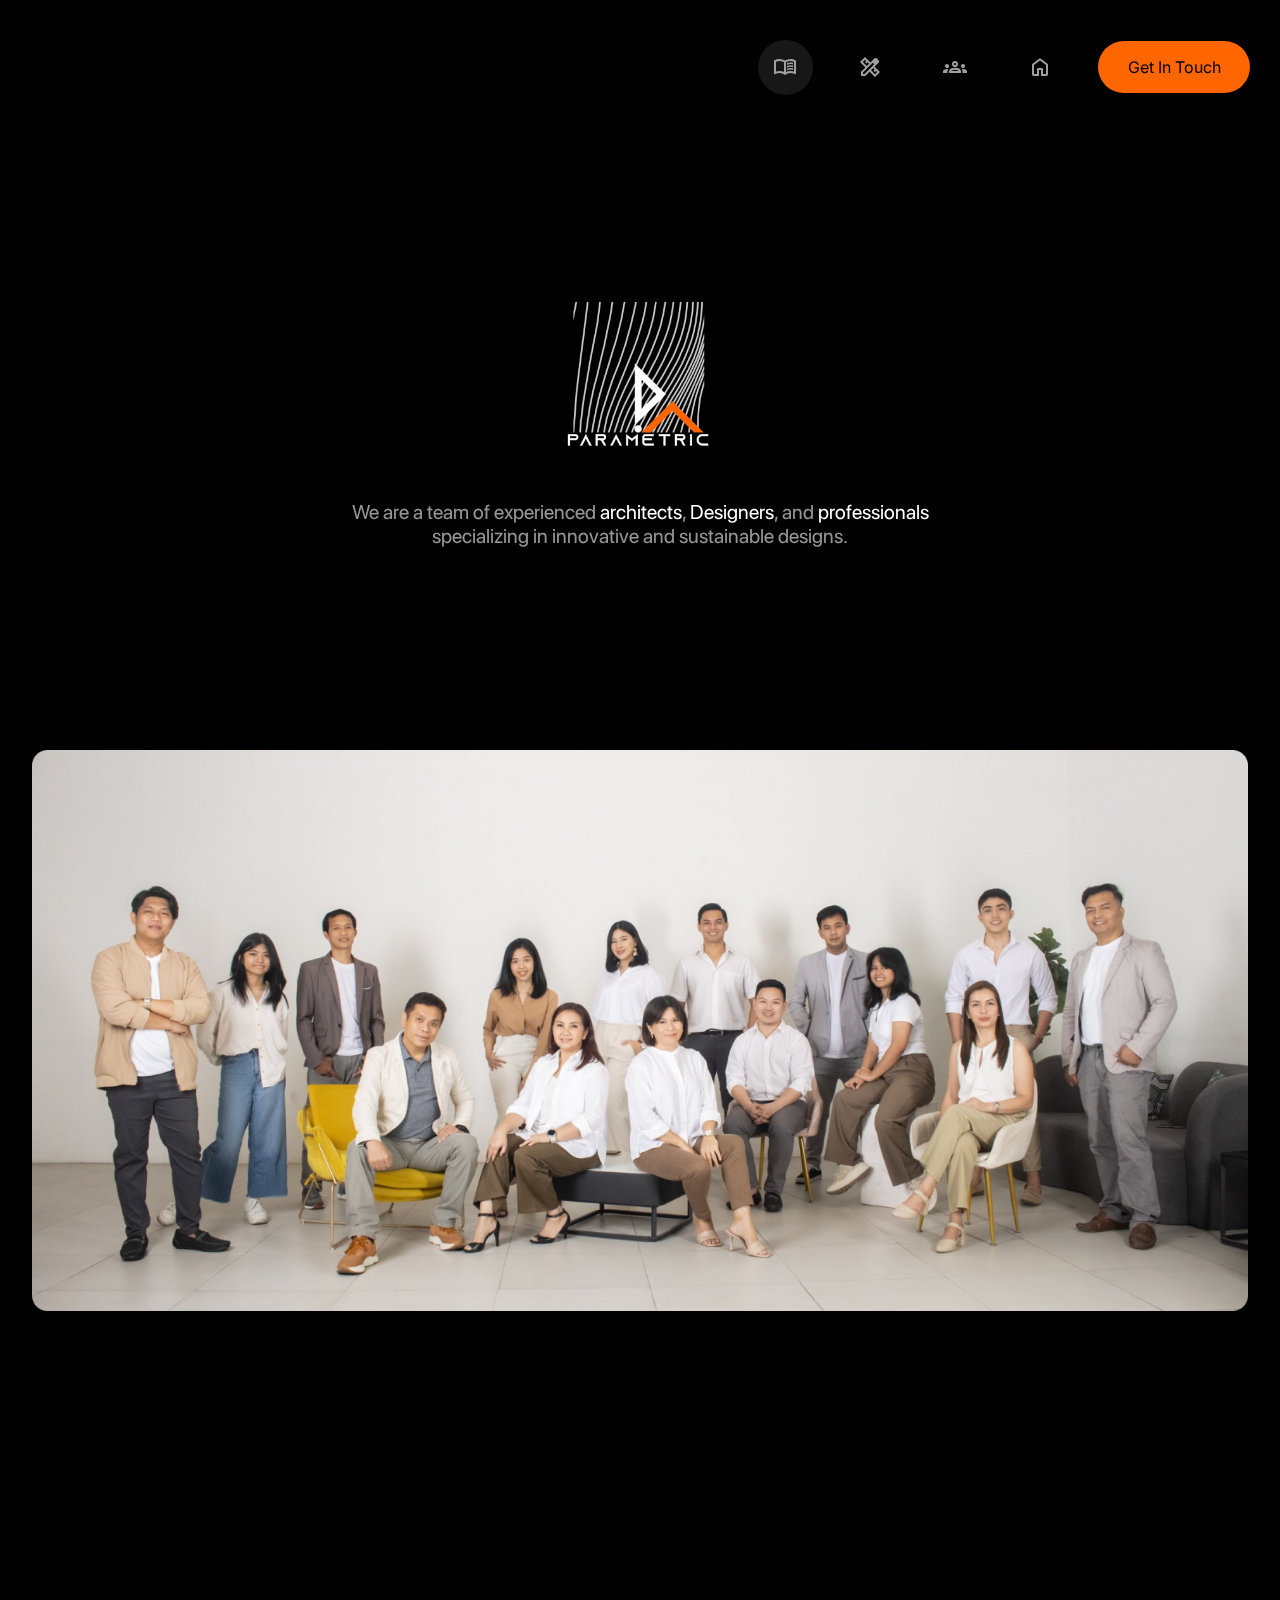
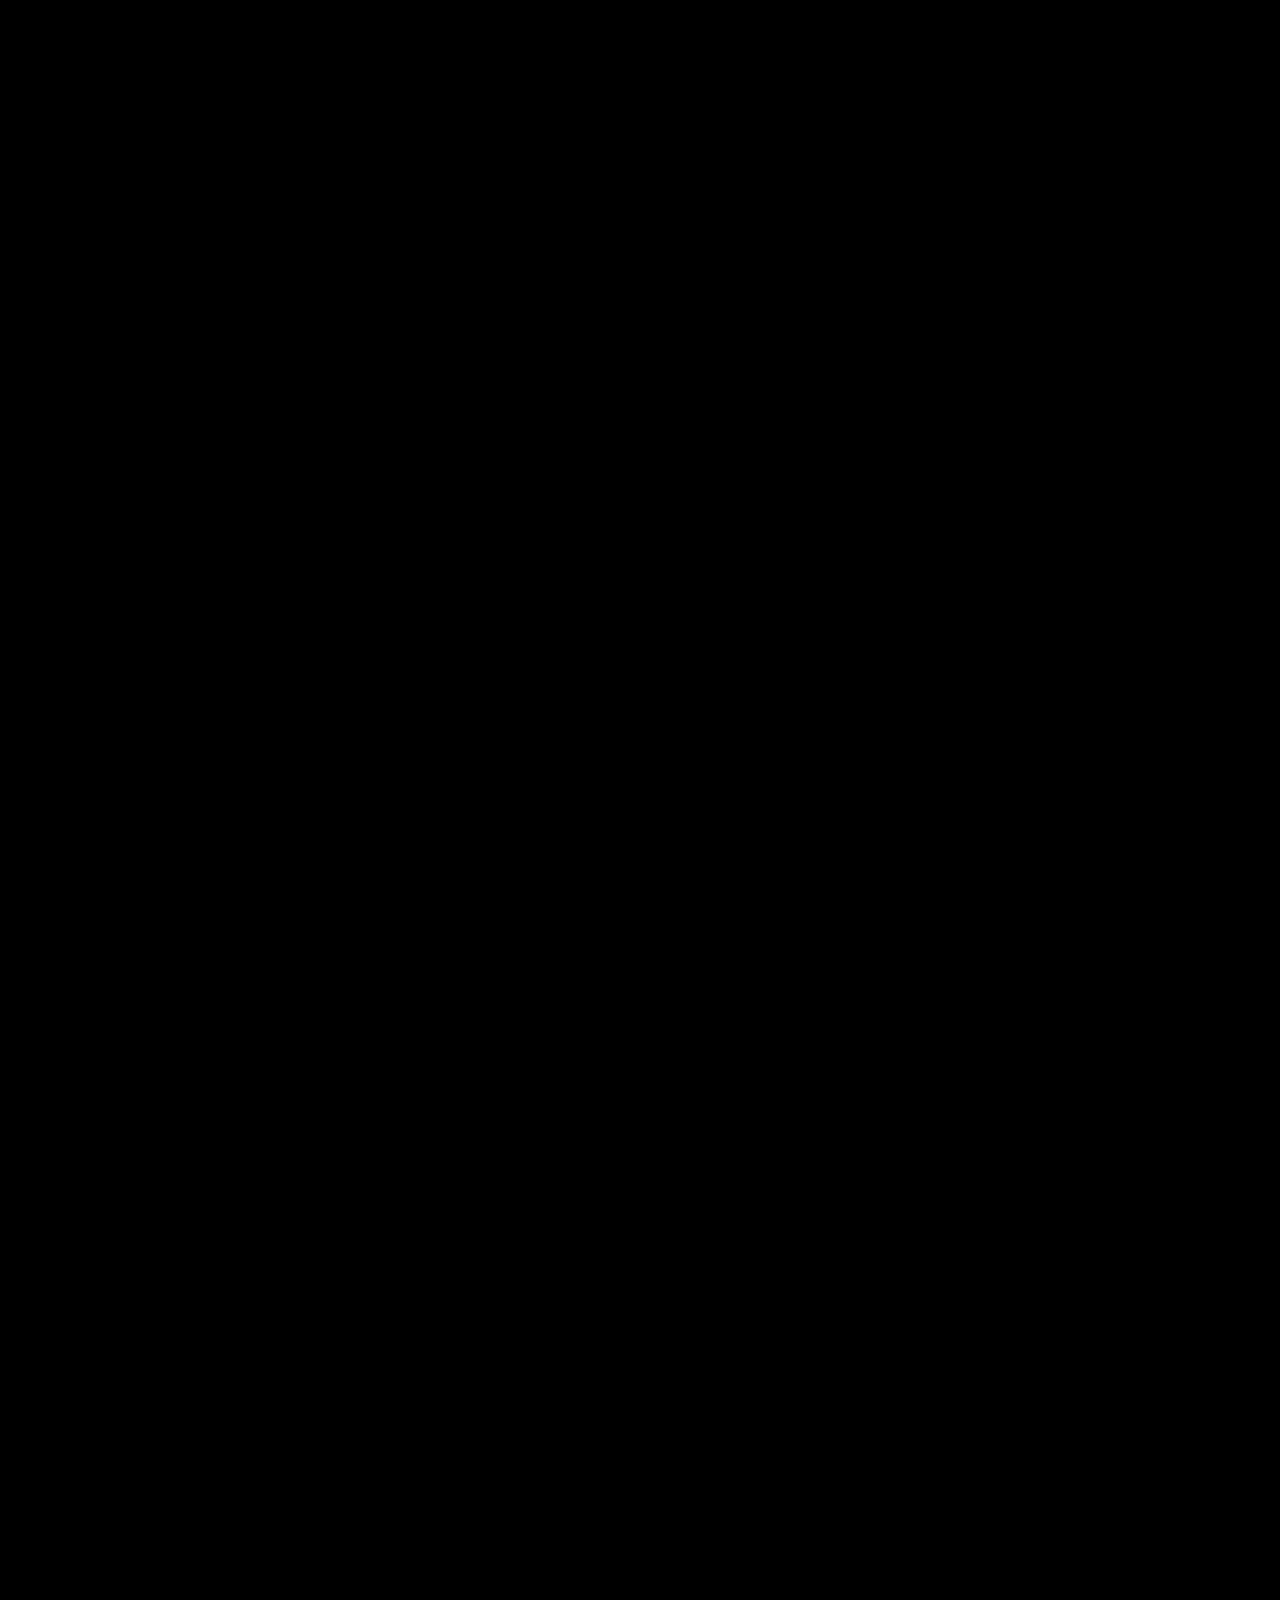
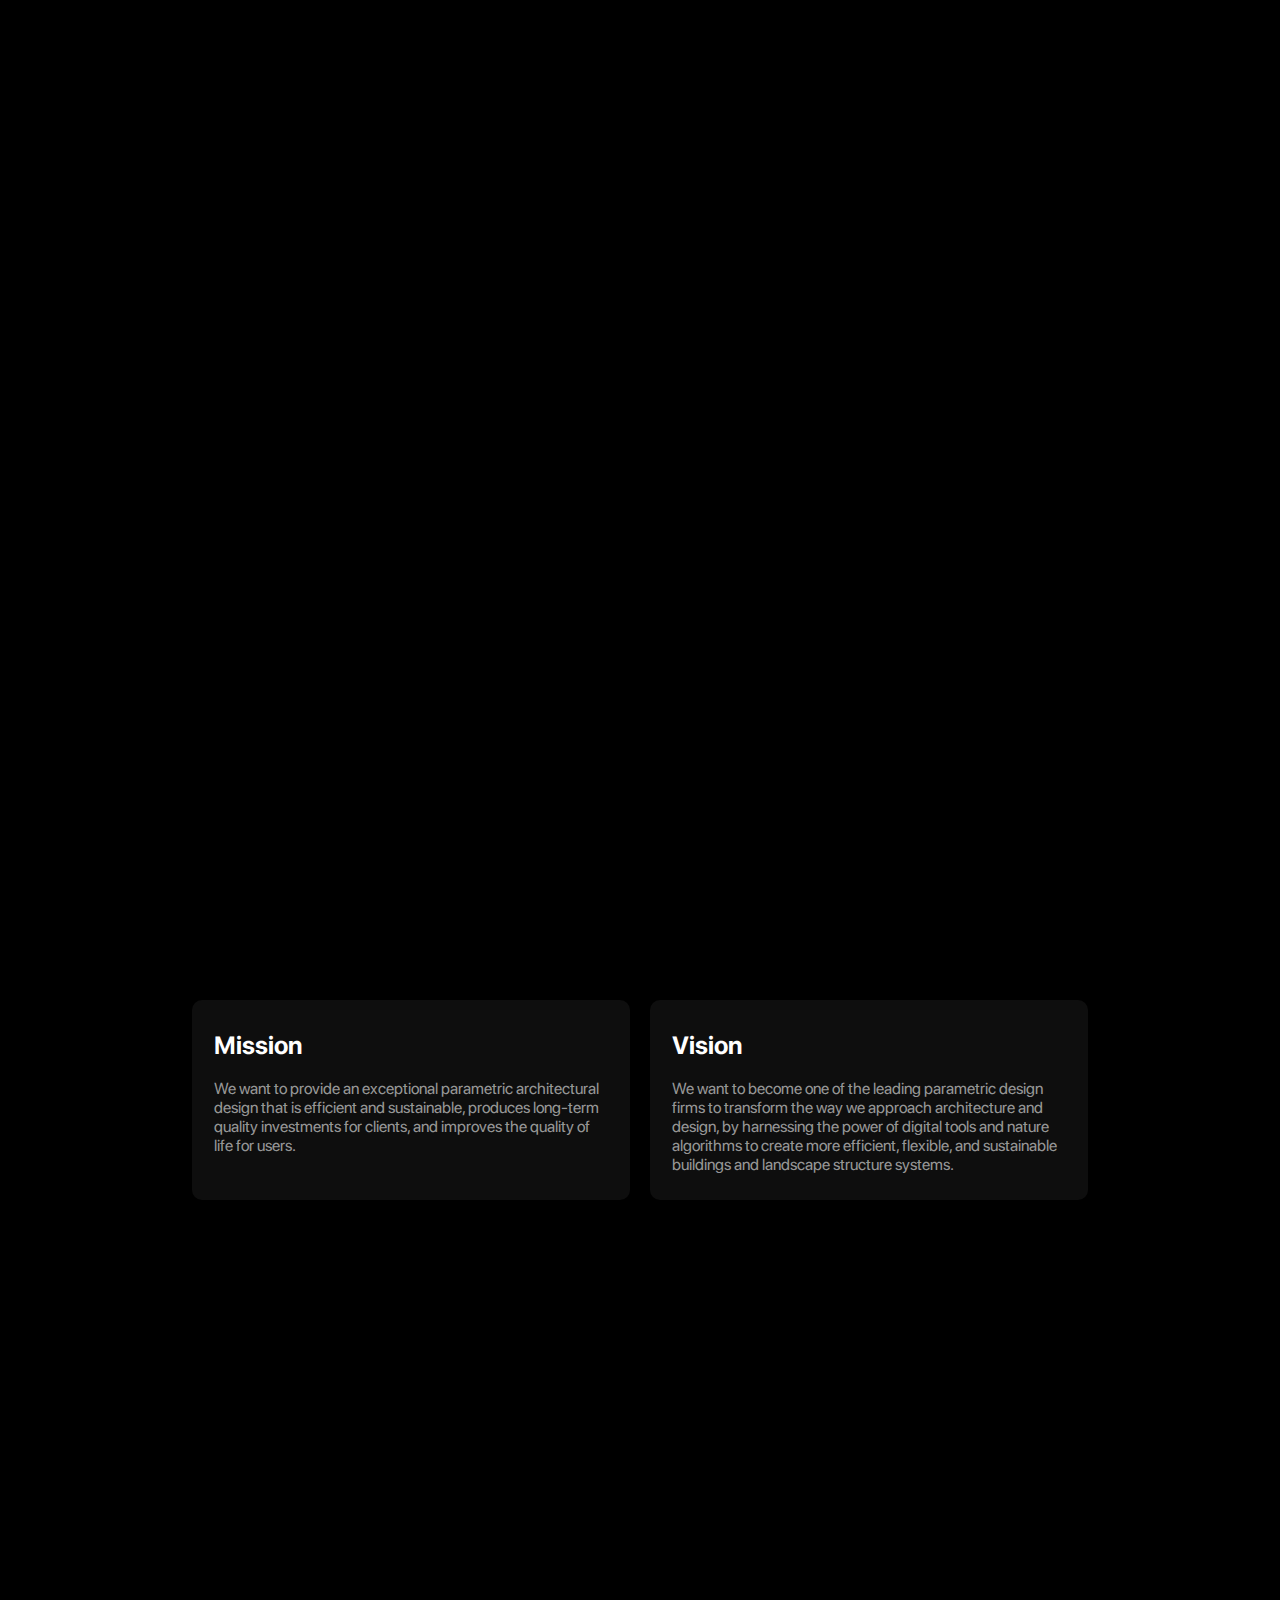
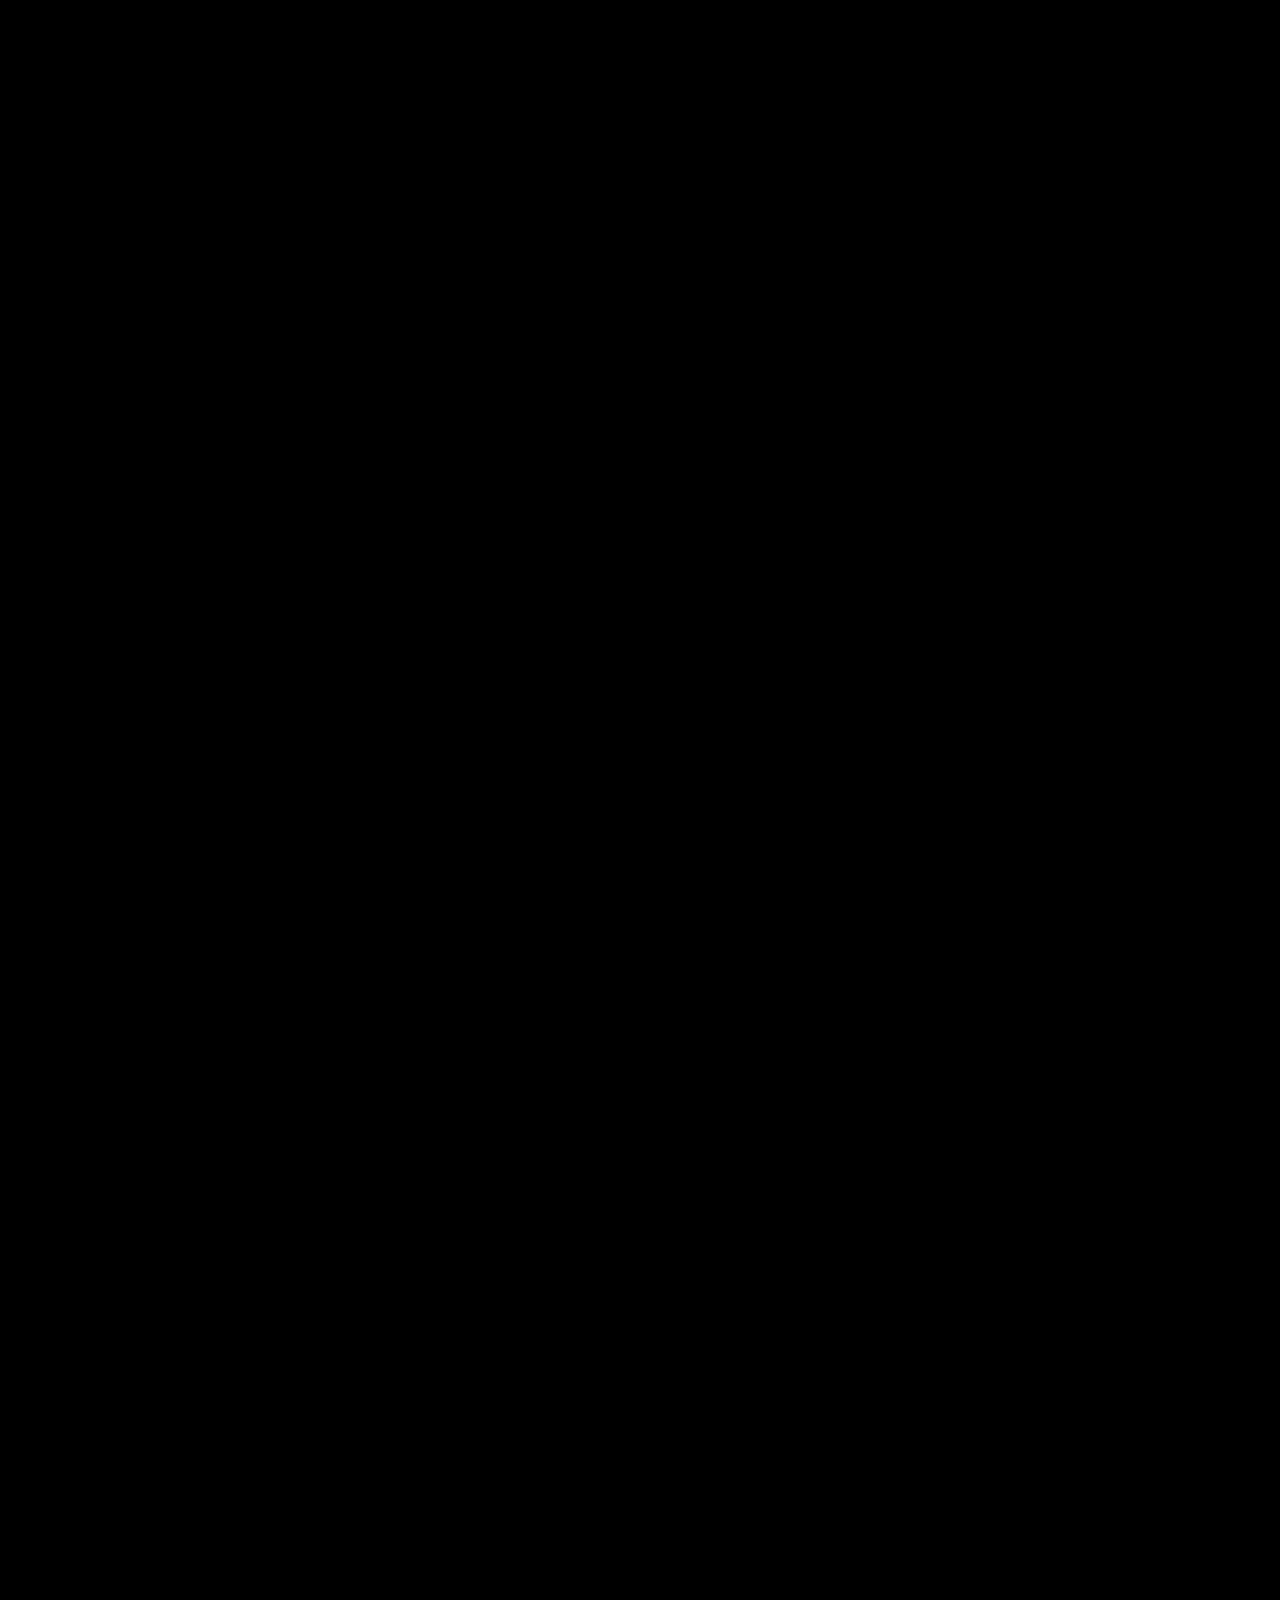
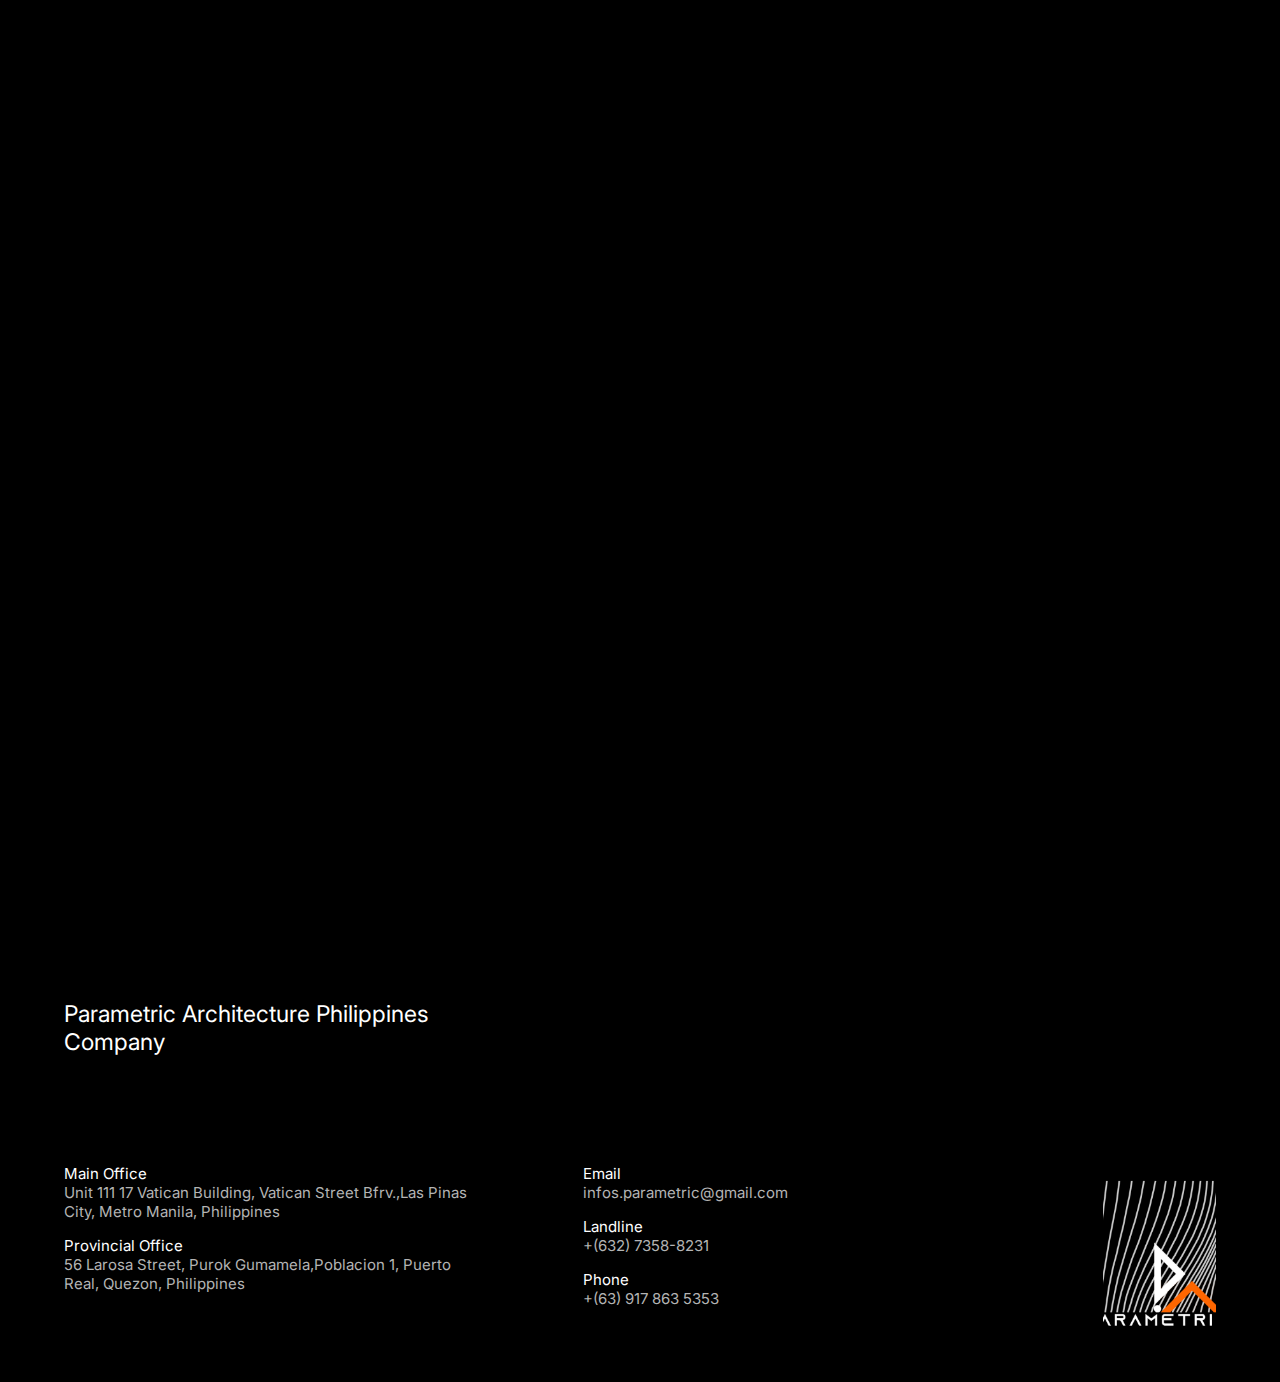
<file: about/about.html>
<!DOCTYPE html>
<html lang="en">
<head>
    <meta charset="UTF-8">
    <meta name="viewport" content="width=device-width, initial-scale=1.0">
    <title>PARAMETRIC</title>

    <link rel="stylesheet" href="about.css">

    <link rel="icon" type="imge/png" href="../elements/element-9.png">


    <link rel="preconnect" href="https://fonts.googleapis.com">
    <link rel="preconnect" href="https://fonts.gstatic.com" crossorigin>
    <link href="https://fonts.googleapis.com/css2?family=Borel&family=Inter:wght@700&display=swap" rel="stylesheet">







    <link rel="stylesheet" href="https://fonts.googleapis.com/css2?family=Material+Symbols+Outlined:opsz,wght,FILL,GRAD@20..48,100..700,0..1,-50..200" />





    <link rel="preconnect" href="httpzs://fonts.googleapis.com">
    <link rel="preconnect" href="https://fonts.gstatic.com" crossorigin>
    <link href="https://fonts.googleapis.com/css2?family=Roboto&display=swap" rel="stylesheet">

    <link rel="preconnect" href="https://fonts.googleapis.com">
    <link rel="preconnect" href="https://fonts.gstatic.com" crossorigin>
    <link href="https://fonts.googleapis.com/css2?family=Roboto:ital,wght@1,700&display=swap" rel="stylesheet">
    <link rel="stylesheet" href="https://cdnjs.cloudflare.com/ajax/libs/font-awesome/4.7.0/css/font-awesome.min.css">




    <link rel="stylesheet" href="https://fonts.googleapis.com/css2?family=Material+Symbols+Rounded:opsz,wght,FILL,GRAD@20..48,100..700,0..1,-50..200" />
    

    <link rel="stylesheet" href="https://fonts.googleapis.com/css2?family=Material+Symbols+Rounded:opsz,wght,FILL,GRAD@20..48,100..700,0..1,-50..200" />
    <script defer src="../app.js"></script>
</head>
<body>

    <div class="parent-desktop">

    <div class="nav">

        <a href="">
            <div class="button" style="background-color: #171717;">
                <span class="material-symbols-outlined">
                    menu_book
                    </span>
                <div class="detail-3-home">Story</div>
            </div>
        </a>
        

        <a href="../Products/products.html">
            <div class="button-1-products">
                <span class="material-symbols-outlined">
                    design_services
                    </span>
                <div class="detail-3-home">Products</div>
            </div>
        </a>

        <a href="../Team/team.html">
            <div class="button">
                <span class="material-symbols-outlined">
                    groups
                    </span>
                <div class="detail-3-home">Team</div>
            </div>
        </a>

        <a href="../index.html">
            <div class="button">
                <span class="material-symbols-rounded">
                    home
                </span>
                <div class="detail-3-home">Home</div>
            </div>
        </a>


        <a href="#contact">
            <p class="detail-2" style="text-align: center;">Get In Touch</p>
        </a>

    </div>

    <section class="section-1">

        <section class="logo hidden" style="width: 100%;">
            <div class="logo-container">
                <img class="img" src="elements/element-1.png" alt="">
            </div>
        </section>


        <section class="logo hidden" style="width: 100%;">
            <div class="text-container-1">
                <div class="details">We are a team of experienced <span style="color: white;">architects</span>, <span style="color: white;">Designers</span>, and <span style="color: white;">professionals</span><br> specializing in innovative and sustainable designs.</div>
            </div>
        </section>

        <section class="logo hidden" style="width: 100%;">
            <div class="img-container-1">
                <img src="elements/element-2.png" alt="" class="img">
            </div>
        </section>

        <section class="hidden" style="width: 100%;">
        <div class="text-container-2">
            <div class="title-1">About PARAMETRIC</div>
        </div>
        </section>

        <section class="hidden" style="width: 100%;">
            <div class="flex-1">

                <div class="div-1">
                    <section class="logo hidden" style="width: 100%;">
                        <div class="div-2">
                            <img src="elements/element-4.png" alt="" class="img">
                        </div>
                    </section>

                    <section class="logo hidden" style="width: 100%;">
                        <div class="div-2">
                            <img src="elements/element-5.png" alt="" class="img">
                        </div>
                    </section>
                </div>

                    <div class="div-3">
                        <img src="elements/element-6.png" alt="" class="img">
                    </div>
            </div>
        </section>

        <section class="hidden" style="width: 100%;">
            <div class="text-container-3">
                <div class="title-1">
                    <span style="color: white;">Our passion lies in creating innovative and sustainable designs that blend functionality with aesthetics and nature.</span>
                    
                    We prioritize function, safety, and accessibility for users of all ages and take a collaborative approach to every project, working closely with our clients to develop custom solutions that exceed their expectations.
                </div>
            </div>
        </section>



            <section class="hidden" style="width: 100%;">
                <div class="text-container-2">
                    <div class="title-1">Who are we?</div>
                </div>
            </section>

            <section class="logo hidden" style="width: 100%;">
                <div class="img-container-2">
                    <img src="elements/element-7.png" alt="" class="img">
                </div>
            </section>

                <div class="MnV-flex">
                    <div class="div-mnv">
                        <div class="text-container-mnv">
                            <div class="title-1">Mission</div>
                            <div class="details"><br>We want to provide an exceptional parametric architectural design that is efficient and sustainable, produces long-term quality investments for clients, and improves the quality of life for users.</div>
                        </div>
                    </div>
                    <div class="div-mnv">
                        <div class="text-container-mnv">
                            <div class="title-1">Vision</div>
                            <div class="details"><br>We want to become one of the leading parametric design firms to transform the way we approach architecture and design, by harnessing the power of digital tools and nature algorithms to create more efficient, flexible, and sustainable buildings and landscape structure systems.</div>
                        </div>
                    </div>
                </div>

























            <section class="hidden" style="width: 100%;">
                <div class="title-container">
                    <div class="title-1">
                        Our Story,<br> Parametric
                    </div>
                </div>

                <section class="hidden">
                    <div class="img-container-3">
                        <img src="elements/element-3.png" alt="" class="img">
                    </div>
                </section>




                <div class="text-container-4">

                    <section class="hidden">
                        <div class="text-container-5">
                            <div class="title-1">
                                <span style="color: white;">Established in 2023,</span>
                                
                                we are a team of experienced architects and designers specializing in cutting-edge parametric architecture and landscape structures design solutions.
                            </div>
                        </div>
                    </section>


                    <section class="hidden">
                        <div class="text-container-6">
                            <div class="title-1">
                                <span style="color: white;">We're excited to announce that in April 2023, we have begun offering a comprehensive range of playground solutions and equipment.</span>
                                Our offerings include play structures, fitness equipment, park furniture, surfacing, and more. We collaborate with top manufacturers and suppliers to deliver high-quality, durable products designed to endure.
                            </div>
    
                            <a href="../Products/products.html">
                                <div class="button-2">
                                    <div class="detail-4">Explore</div>
                                     <span class="material-symbols-rounded">
                                        arrow_forward
                                    </span>
                                </div>
                            </a>
                        </div>
                    </section>

                </div>







            </section>

    </section>


      
        

    
    
    
    































    <div class="bottom-div-1" id="contact">
        <p class="title">Parametric Architecture Philippines<br>Company</p>
    </div>

    
    <div class="bottom-flex">
        <div class="bottom-div-2">
            <p class="title">Main Office<br>
                <a href="https://maps.app.goo.gl/3jN9coaRFbn2A1Q99"><span style="color: #B4B4B4;">Unit 111 17 Vatican Building, Vatican Street Bfrv.,Las Pinas <br>City, Metro Manila, Philippines</span></a>
            </p>
    
            <p class="title">Provincial Office<br>
                <a href="https://maps.app.goo.gl/kTejyhC82eX9k62y7"><span style="color: #B4B4B4;">56 Larosa Street, Purok Gumamela,Poblacion 1, Puerto <br>Real, Quezon, Philippines</span></a>
            </p>
        </div>

        <div class="bottom-div-3">
            <p class="title">Email<br>
                <span style="color: #B4B4B4;">infos.parametric@gmail.com</span>
            </p>

            <p class="title">Landline<br>
                <span style="color: #B4B4B4;">+(632) 7358-8231</span>
            </p>

            <p class="title">Phone<br>
                <span style="color: #B4B4B4;">+(63) 917 863 5353</span>
            </p>
        </div>

        <div class="comp-logo">
            <img style="border-radius: 0px;" src="../elements/element-9.png" alt="" class="img">
        </div>
    </div>

    </div>






















        <!--mobile UI-->
        <div class="parent-mobile">
            <!-- Top Navigation Menu -->
            <div class="topnav-mobile">

                <!-- Navigation links (hidden by default) -->

                <div class="container-nav">
                    <div id="myLinks">

                        <div class="nav-button-container">

                            <div class="center-button">
                            
                            <section class="logo hidden">
                                <a style="font-family: sf-pro-bold; font-size: 30px;" class="nav-button" href="../index.html">Home</a>
                            </section>
            
                            <section class="logo hidden">
                                <a style="font-family: sf-pro-bold; font-size: 30px;"class="nav-button" href="">Our Story</a>
                            </section>
            
                            <section class="logo hidden">
                                <a style="font-family: sf-pro-bold; font-size: 30px;"class="nav-button" href="../Products/products.html">Products</a>
                            </section>

                            <section class="logo hidden">
                                <a style="font-family: sf-pro-bold; font-size: 30px;"class="nav-button" href="../Team/team.html">Our Team</a>
                            </section>

                            <section class="logo hidden">
                                <a style="font-family: sf-pro-bold; font-size: 30px;"class="nav-button" href="../contact/contact.html">Contact us</a>
                            </section>

                            <section class="logo hidden">
                                <a style="font-family: sf-pro-bold; height: 150vh;" href=""></a>
                            </section>

                        </div>
                    </div>
                </div>
            </div>
                
                <!-- "Hamburger menu" / "Bar icon" to toggle the navigation links -->
                <a href="javascript:void(0);" class="icon" onclick="myFunction()">
                    <i style="font-size: 30px;" class="fa fa-bars"></i>
                </a>
            </div>





            <div class="landing">

                <section class="logo hidden" style="width: 100%;">
                    <div class="logo-container">
                        <img class="img" src="elements/element-1.png" alt="">
                    </div>
                </section>
        
        
                <section class="logo hidden" style="width: 100%;">
                    <div class="text-container-1">
                        <div class="details">We are a team of experienced <span style="color: white;">architects</span>, <span style="color: white;">Designers</span>, and <span style="color: white;">professionals</span> specializing in innovative and sustainable designs.</div>
                    </div>
                </section>  
                
  

                <section class="logo hidden" style="width: 100%;">
                    <div class="img-container-1">
                        <img src="elements/element-2.png" alt="" class="img">
                    </div>
                </section>
        
                <section class="logo hidden" style="width: 100%;">
                    <div class="text-container-2">
                        <div class="title-1">About PARAMETRIC</div>
                    </div>
                </section>

                <section class="hidden" style="width: 100%;">
                    <div class="flex-1">
        
                        <div class="div-1">
                            <section class="logo hidden" style="width: 100%;">
                                <div class="div-2">
                                    <img src="elements/element-4.png" alt="" class="img">
                                </div>
                            </section>
        
                            <section class="logo hidden" style="width: 100%; margin-top: -20px;">
                                <div class="div-2">
                                    <img src="elements/element-5.png" alt="" class="img">
                                </div>
                            </section>
                        </div>
        
                            <div class="div-3">
                                <img src="elements/element-6.png" alt="" class="img">
                            </div>
                    </div>
                </section>

                <section class="hidden" style="width: 100%;">
                    <div class="text-container-3">
                        <div class="title-1">
                            <span style="color: white;">Our passion lies in creating innovative and sustainable designs that blend functionality with aesthetics and nature.</span>
                            
                            We prioritize function, safety, and accessibility for users of all ages and take a collaborative approach to every project, working closely with our clients to develop custom solutions that exceed their expectations.
                        </div>
                    </div>
                </section>



                <section class="hidden" style="width: 100%;">
                    <div class="text-container-2">
                        <div class="title-1">Who are we?</div>
                    </div>
                </section>
    
                <section class="logo hidden" style="width: 100%;">
                    <div class="img-container-2">
                        <img src="elements/element-7.png" alt="" class="img">
                    </div>
                </section>

                <div class="MnV-flex">
                    <section class="logo hidden" style="width: 100%;">
                        <div class="div-mnv">
                            <div class="text-container-mnv">
                                <div class="title-1">Mission:</div>
                                <div class="details"><br>We want to provide an exceptional parametric architectural design that is efficient and sustainable, produces long-term quality investments for clients, and improves the quality of life for users.</div>
                            </div>
                        </div>
                    </section>

                    <section class="logo hidden" style="width: 100%; margin-top: 20px;">
                        <div class="div-mnv">
                            <div class="text-container-mnv">
                                <div class="title-1">Vision:</div>
                                <div class="details"><br>We want to become one of the leading parametric design firms to transform the way we approach architecture and design, by harnessing the power of digital tools and nature algorithms to create more efficient, flexible, and sustainable buildings and landscape structure systems.</div>
                            </div>
                        </div>
                    </section>
                </div>





                <div class="title-container">
                    <div class="title-1">
                        Our Story,<br> Parametric
                    </div>
                </div>

                <section class="hidden">
                    <div class="img-container-3">
                        <img src="elements/element-3.png" alt="" class="img">
                    </div>
                </section>











                <div class="text-container-4">

                    <section class="hidden">
                        <div class="text-container-5">
                            <div class="title-1">
                                <span style="color: white;">Established in 2023,</span>
                                
                                we are a team of experienced architects and designers specializing in cutting-edge parametric architecture and landscape structures design solutions.
                            </div>
                        </div>
                    </section>


                    <section class="hidden">
                        <div class="text-container-6">
                            <div class="title-1">
                                <span style="color: white;">We're excited to announce that in April 2023, we have begun offering a comprehensive range of playground solutions and equipment.</span>
                                Our offerings include play structures, fitness equipment, park furniture, surfacing, and more.
                            </div>
                        </div>
                    </section>


                    <section class="hidden">
                        <div class="text-container-5" style="margin-top: 100px;">
                            <div class="title-1">
                                
                                We collaborate with top manufacturers and suppliers to deliver high-quality, <span style="color: white;">durable products designed to endure.</span>
                            </div>
                        </div>



                        <a href="../Products/products.html">
                            <div class="button-2">
                                <div class="detail-4">Explore</div>
                                 <span class="material-symbols-rounded">
                                    arrow_forward
                                </span>
                            </div>
                        </a>
                    </section>














                    <div class="bottom-div-1">
                        <p class="title">Parametric Architecture Philippines  Company</p>
                    </div>
            
                    
                    <div class="bottom-flex">
                        <div class="bottom-div-2">
                            <p class="title">Main Office<br>
                                <a href="https://maps.app.goo.gl/3jN9coaRFbn2A1Q99"><span style="color: #B4B4B4;">Unit 111 17 Vatican Building, Vatican Street Bfrv.,Las Pinas <br>City, Metro Manila, Philippines</span></a>
                            </p>
                    
                            <p class="title">Provincial Office<br>
                                <a href="https://maps.app.goo.gl/kTejyhC82eX9k62y7"><span style="color: #B4B4B4;">56 Larosa Street, Purok Gumamela,Poblacion 1, Puerto <br>Real, Quezon, Philippines</span></a>
                            </p>
                        </div>
            
                        <div class="bottom-div-3">
                            <p class="title">Email<br>
                                <span style="color: #B4B4B4;">infos.parametric@gmail.com</span>
                            </p>
            
                            <p class="title">Landline<br>
                                <span style="color: #B4B4B4;">+(632) 7358-8231</span>
                            </p>
            
                            <p class="title">Phone<br>
                                <span style="color: #B4B4B4;">+(63) 917 863 5353</span>
                            </p>
                        </div>

                </div>










                
            </div>




















        
        






        </div>

</body>
</html>
</file>
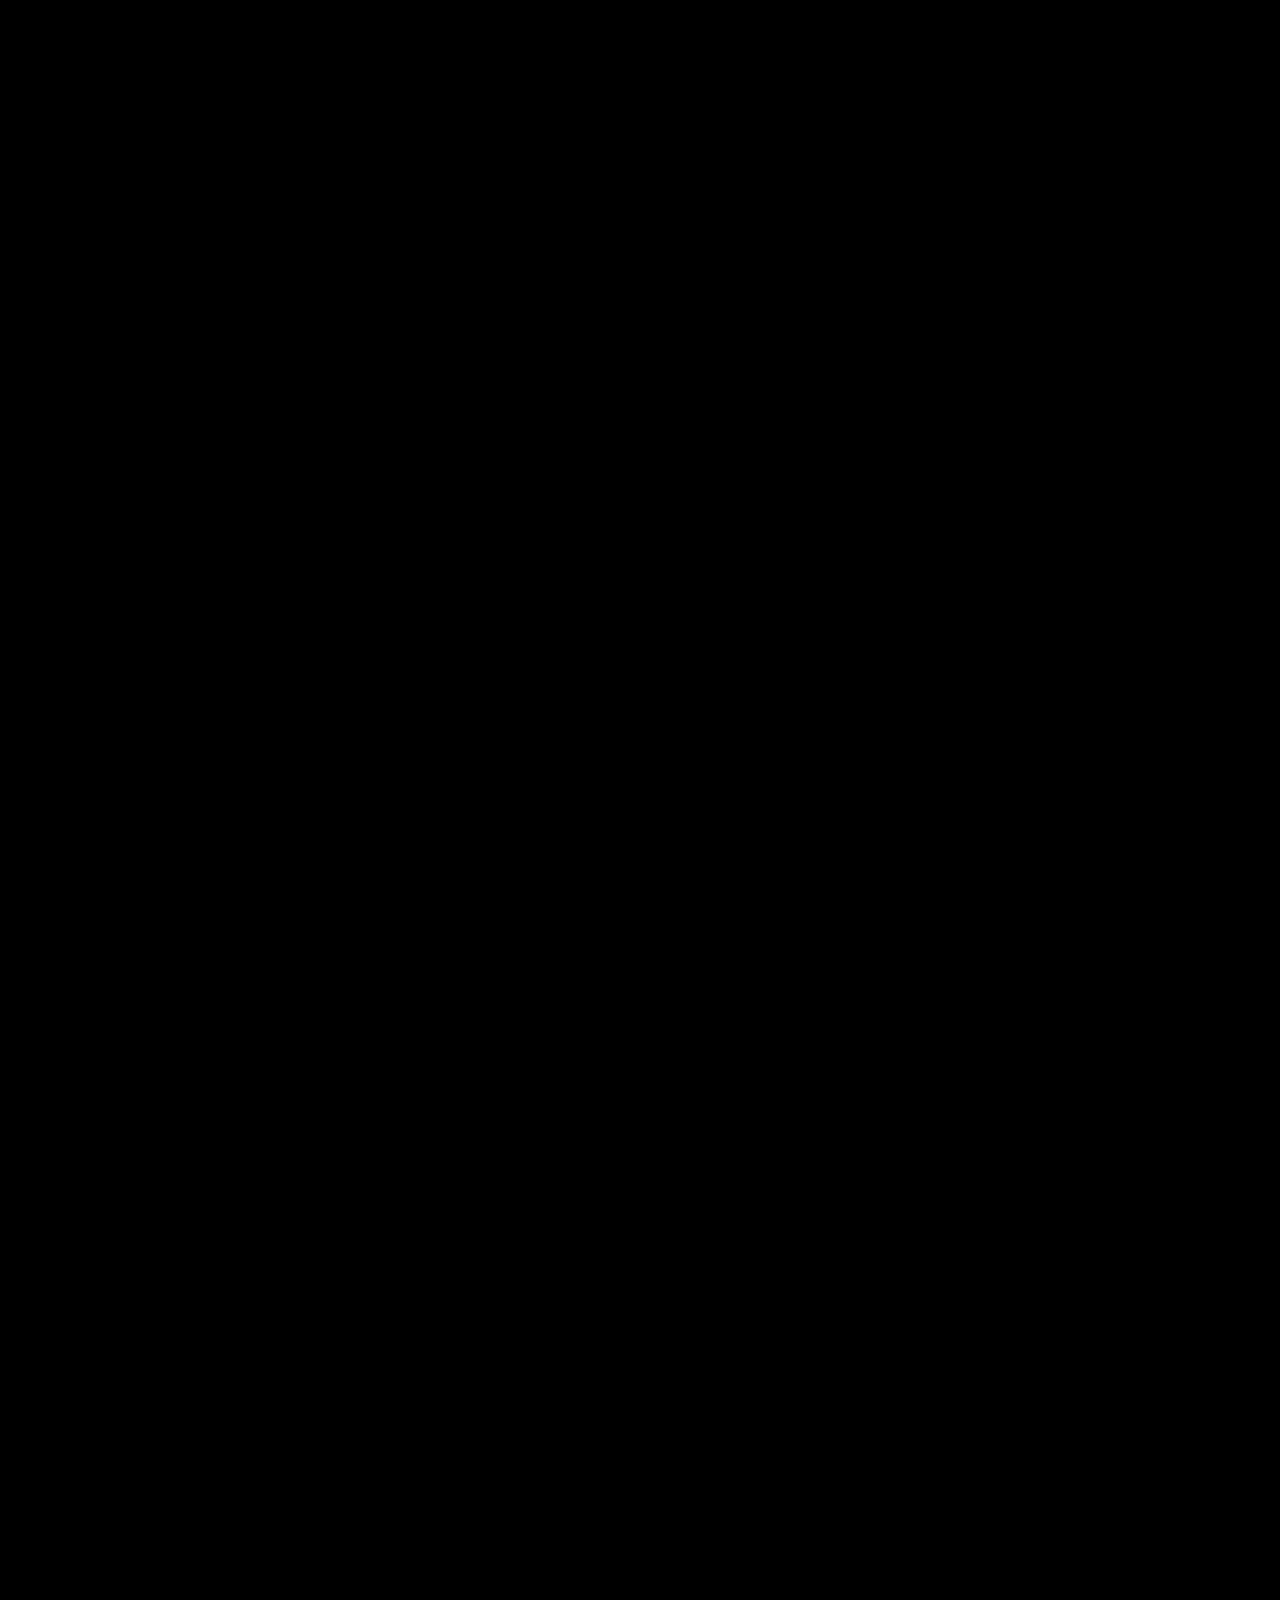
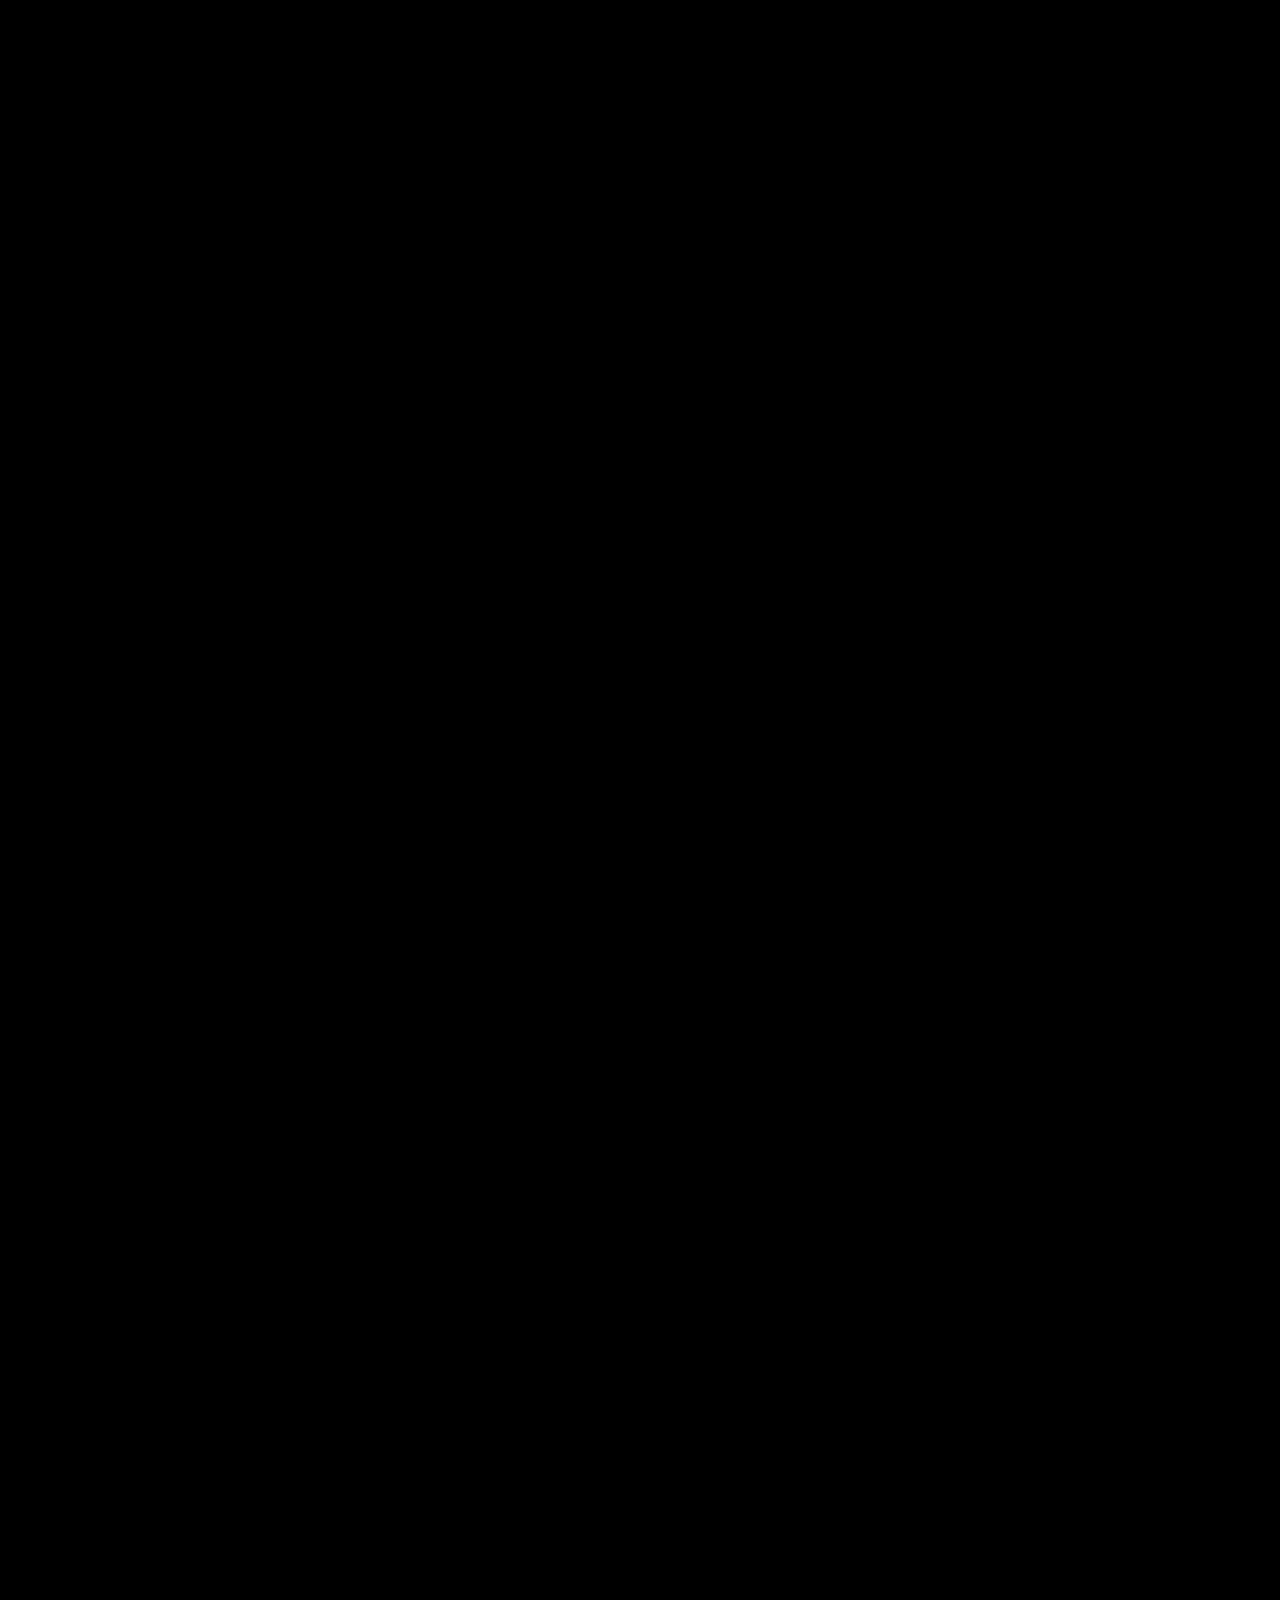
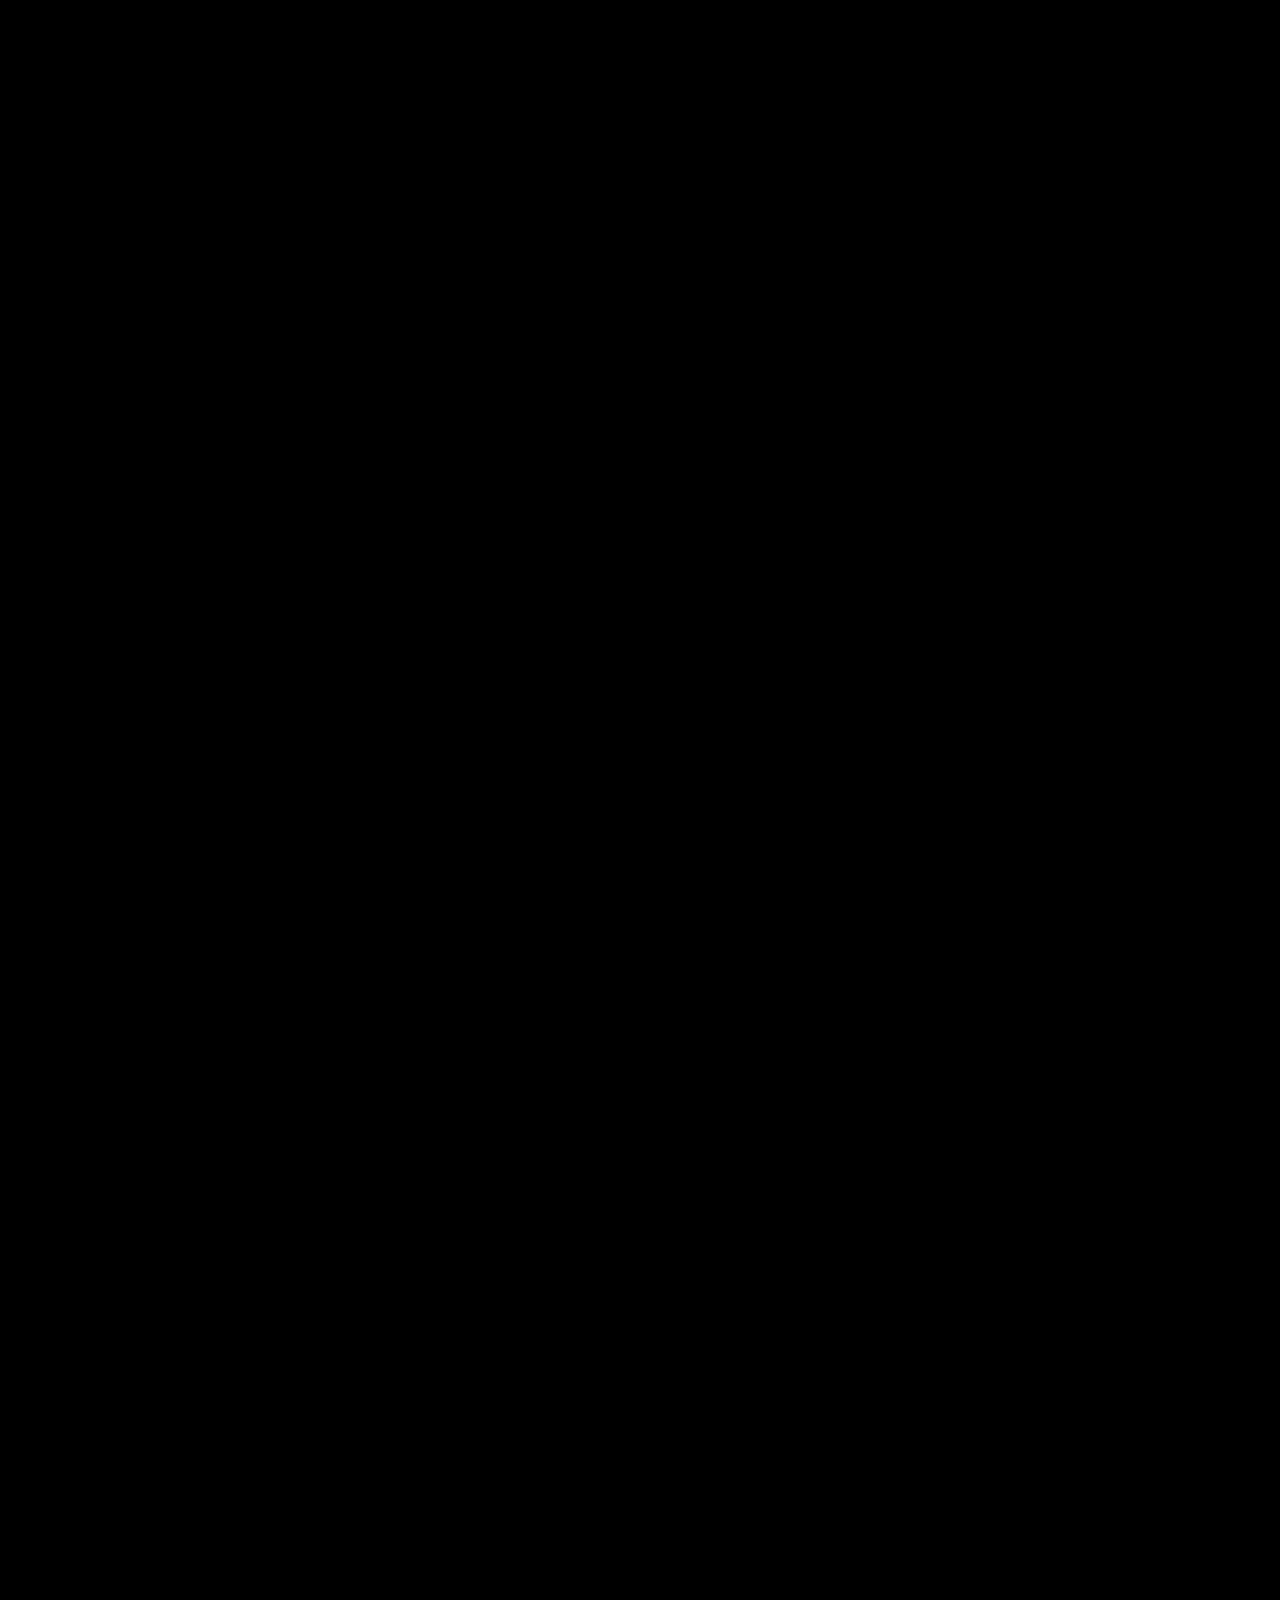
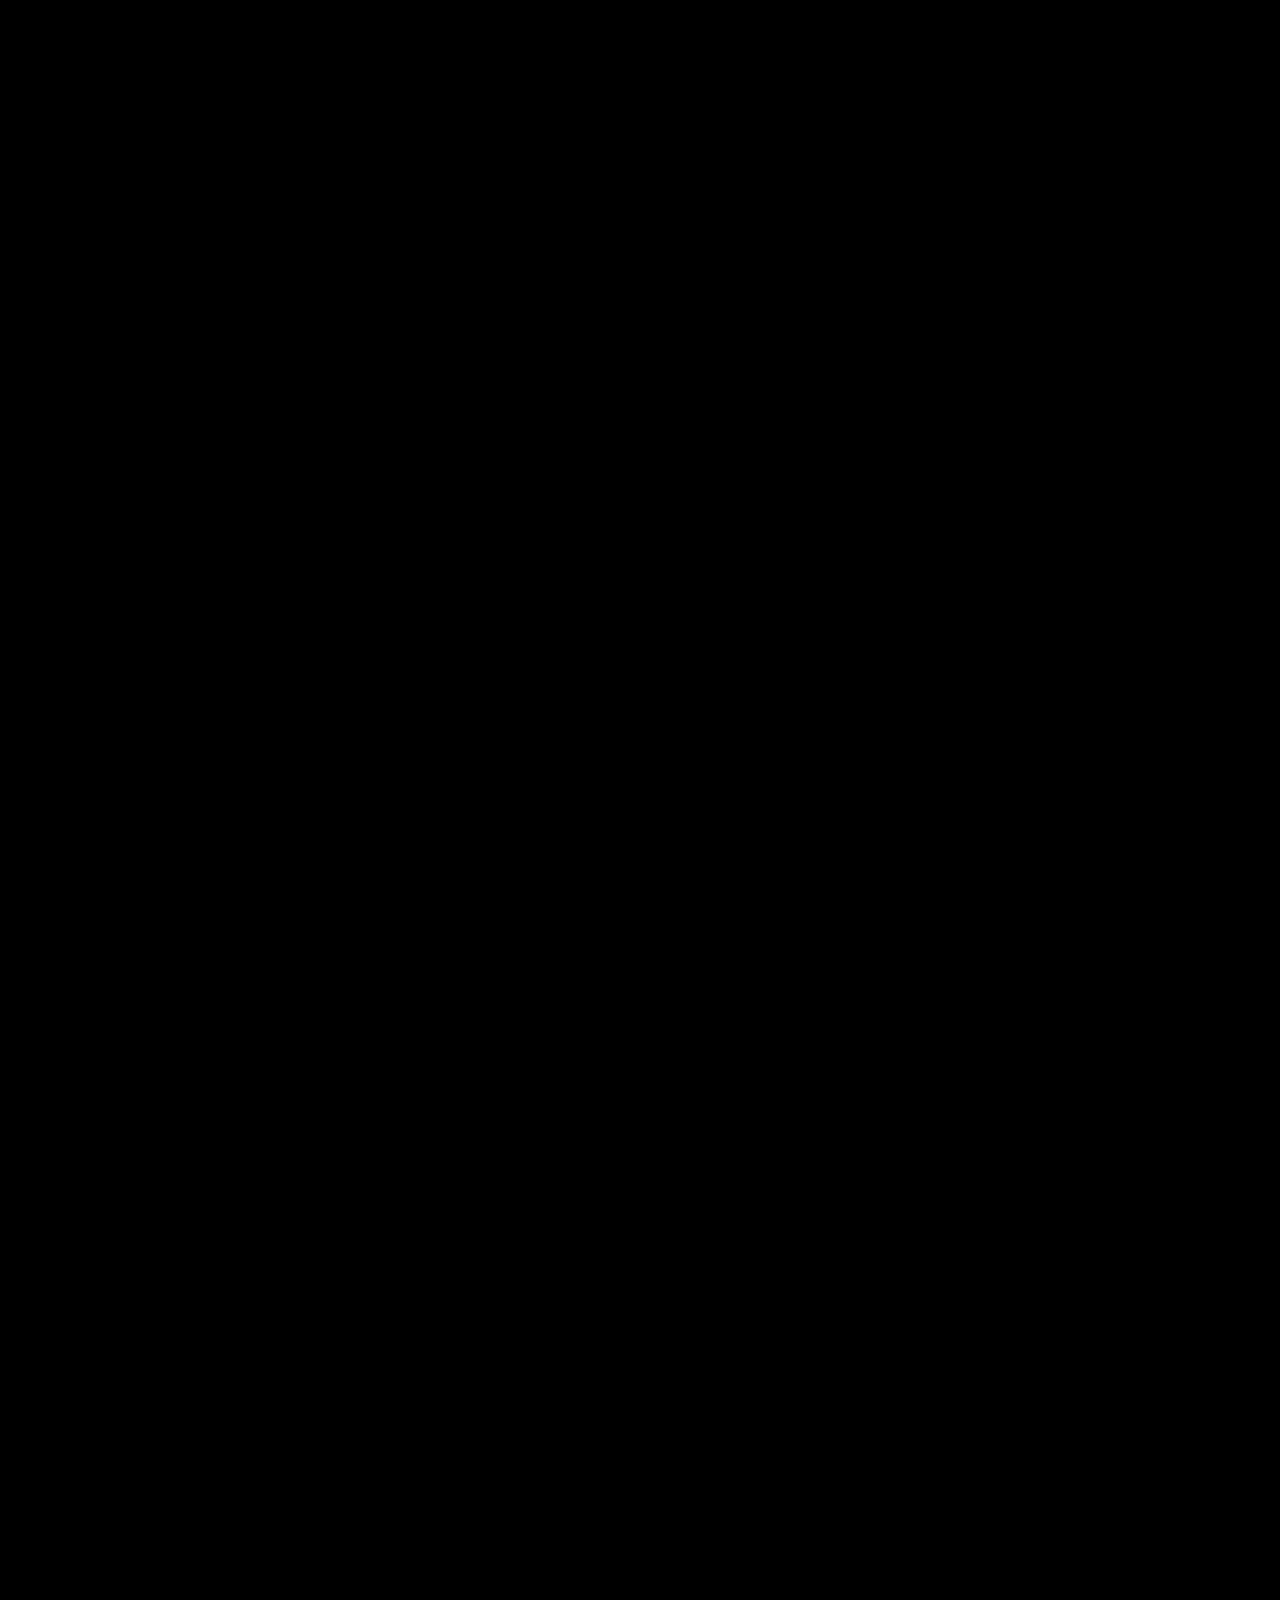
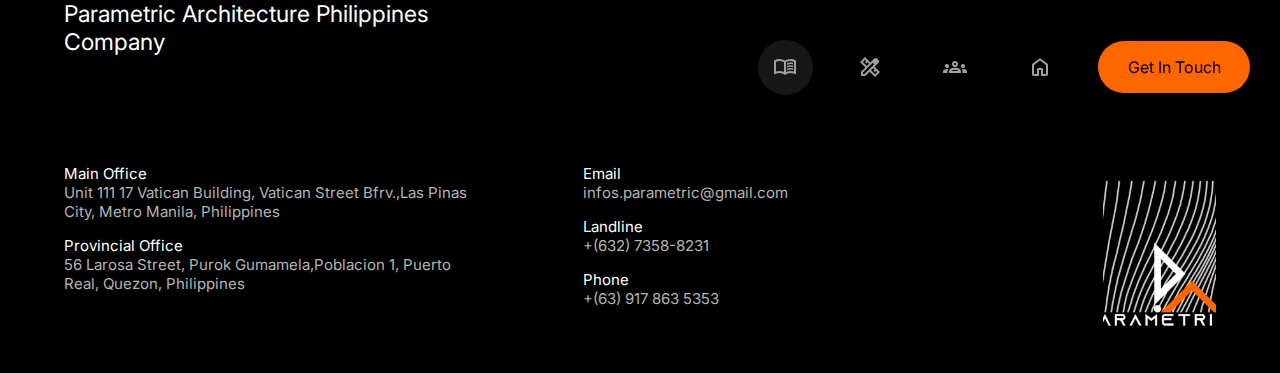
<file: contact/contact.html>
<!DOCTYPE html>
<html lang="en">
<head>
    <meta charset="UTF-8">
    <meta name="viewport" content="width=device-width, initial-scale=1.0">
    <title>PARAMETRIC</title>

    <link rel="stylesheet" href="contact.css">

    <link rel="icon" type="imge/png" href="../elements/element-9.png">


    <link rel="preconnect" href="https://fonts.googleapis.com">
    <link rel="preconnect" href="https://fonts.gstatic.com" crossorigin>
    <link href="https://fonts.googleapis.com/css2?family=Borel&family=Inter:wght@700&display=swap" rel="stylesheet">







    <link rel="stylesheet" href="https://fonts.googleapis.com/css2?family=Material+Symbols+Outlined:opsz,wght,FILL,GRAD@20..48,100..700,0..1,-50..200" />





    <link rel="preconnect" href="httpzs://fonts.googleapis.com">
    <link rel="preconnect" href="https://fonts.gstatic.com" crossorigin>
    <link href="https://fonts.googleapis.com/css2?family=Roboto&display=swap" rel="stylesheet">

    <link rel="preconnect" href="https://fonts.googleapis.com">
    <link rel="preconnect" href="https://fonts.gstatic.com" crossorigin>
    <link href="https://fonts.googleapis.com/css2?family=Roboto:ital,wght@1,700&display=swap" rel="stylesheet">
    <link rel="stylesheet" href="https://cdnjs.cloudflare.com/ajax/libs/font-awesome/4.7.0/css/font-awesome.min.css">




    <link rel="stylesheet" href="https://fonts.googleapis.com/css2?family=Material+Symbols+Rounded:opsz,wght,FILL,GRAD@20..48,100..700,0..1,-50..200" />
    

    <link rel="stylesheet" href="https://fonts.googleapis.com/css2?family=Material+Symbols+Rounded:opsz,wght,FILL,GRAD@20..48,100..700,0..1,-50..200" />
    <script defer src="../app.js"></script>
</head>
<body>

    <div class="parent-desktop">

    <div class="nav">

        <a href="../about/about.html">
            <div class="button" style="background-color: #171717;">
                <span class="material-symbols-outlined">
                    menu_book
                    </span>
                <div class="detail-3-home">Story</div>
            </div>
        </a>
        

        <a href="../Products/products.html">
            <div class="button-1-products">
                <span class="material-symbols-outlined">
                    design_services
                    </span>
                <div class="detail-3-home">Products</div>
            </div>
        </a>

        <a href="../Team/team.html">
            <div class="button">
                <span class="material-symbols-outlined">
                    groups
                    </span>
                <div class="detail-3-home">Team</div>
            </div>
        </a>

        <a href="../index.html">
            <div class="button">
                <span class="material-symbols-rounded">
                    home
                </span>
                <div class="detail-3-home">Home</div>
            </div>
        </a>


        <a href="#contact">
            <p class="detail-2" style="text-align: center;">Get In Touch</p>
        </a>

    </div>




    <div class="bottom-div-1" id="contact">
        <p class="title">Parametric Architecture Philippines<br>Company</p>
    </div>

    
    <div class="bottom-flex">
        <div class="bottom-div-2">
            <p class="title">Main Office<br>
                <a href="https://maps.app.goo.gl/3jN9coaRFbn2A1Q99"><span style="color: #B4B4B4;">Unit 111 17 Vatican Building, Vatican Street Bfrv.,Las Pinas <br>City, Metro Manila, Philippines</span></a>
            </p>
    
            <p class="title">Provincial Office<br>
                <a href="https://maps.app.goo.gl/kTejyhC82eX9k62y7"><span style="color: #B4B4B4;">56 Larosa Street, Purok Gumamela,Poblacion 1, Puerto <br>Real, Quezon, Philippines</span></a>
            </p>
        </div>

        <div class="bottom-div-3">
            <p class="title">Email<br>
                <span style="color: #B4B4B4;">infos.parametric@gmail.com</span>
            </p>

            <p class="title">Landline<br>
                <span style="color: #B4B4B4;">+(632) 7358-8231</span>
            </p>

            <p class="title">Phone<br>
                <span style="color: #B4B4B4;">+(63) 917 863 5353</span>
            </p>
        </div>

        <div class="comp-logo">
            <img style="border-radius: 0px;" src="../elements/element-9.png" alt="" class="img">
        </div>
    </div>

    </div>






















        <!--mobile UI-->
        <div class="parent-mobile">
            <!-- Top Navigation Menu -->
            <div class="topnav-mobile">

                <!-- Navigation links (hidden by default) -->

                <div class="container-nav">
                    <div id="myLinks">

                        <div class="nav-button-container">

                            <div class="center-button">
                            
                            <section class="logo hidden">
                                <a style="font-family: sf-pro-bold; font-size: 30px;" class="nav-button" href="../index.html">Home</a>
                            </section>
            
                            <section class="logo hidden">
                                <a style="font-family: sf-pro-bold; font-size: 30px;"class="nav-button" href="">Our Story</a>
                            </section>
            
                            <section class="logo hidden">
                                <a style="font-family: sf-pro-bold; font-size: 30px;"class="nav-button" href="../Products/products.html">Products</a>
                            </section>

                            <section class="logo hidden">
                                <a style="font-family: sf-pro-bold; font-size: 30px;"class="nav-button" href="../Team/team.html">Our Team</a>
                            </section>

                            <section class="logo hidden">
                                <a style="font-family: sf-pro-bold; font-size: 30px;"class="nav-button" href="">Contact us</a>
                            </section>

                            <section class="logo hidden">
                                <a style="font-family: sf-pro-bold; height: 150vh;" href=""></a>
                            </section>

                        </div>
                    </div>
                </div>
            </div>
                
                <!-- "Hamburger menu" / "Bar icon" to toggle the navigation links -->
                <a href="javascript:void(0);" class="icon" onclick="myFunction()">
                    <i style="font-size: 30px;" class="fa fa-bars"></i>
                </a>
            </div>





            <div class="landing">




                    <div class="bottom-div-1">
                        <p class="title">Parametric Architecture Philippines  Company</p>
                    </div>
            
                    
                    <div class="bottom-flex">
                        <div class="bottom-div-2">
                            <p class="title">Main Office<br>
                                <a href="https://maps.app.goo.gl/3jN9coaRFbn2A1Q99"><span style="color: #B4B4B4;">Unit 111 17 Vatican Building, Vatican Street Bfrv.,Las Pinas <br>City, Metro Manila, Philippines</span></a>
                            </p>
                    
                            <p class="title">Provincial Office<br>
                                <a href="https://maps.app.goo.gl/kTejyhC82eX9k62y7"><span style="color: #B4B4B4;">56 Larosa Street, Purok Gumamela,Poblacion 1, Puerto <br>Real, Quezon, Philippines</span></a>
                            </p>
                        </div>
            
                        <div class="bottom-div-3">
                            <p class="title">Email<br>
                                <span style="color: #B4B4B4;">infos.parametric@gmail.com</span>
                            </p>
            
                            <p class="title">Landline<br>
                                <span style="color: #B4B4B4;">+(632) 7358-8231</span>
                            </p>
            
                            <p class="title">Phone<br>
                                <span style="color: #B4B4B4;">+(63) 917 863 5353</span>
                            </p>
                        </div>

                </div>










                
            </div>




















        
        






        </div>

</body>
</html>
</file>
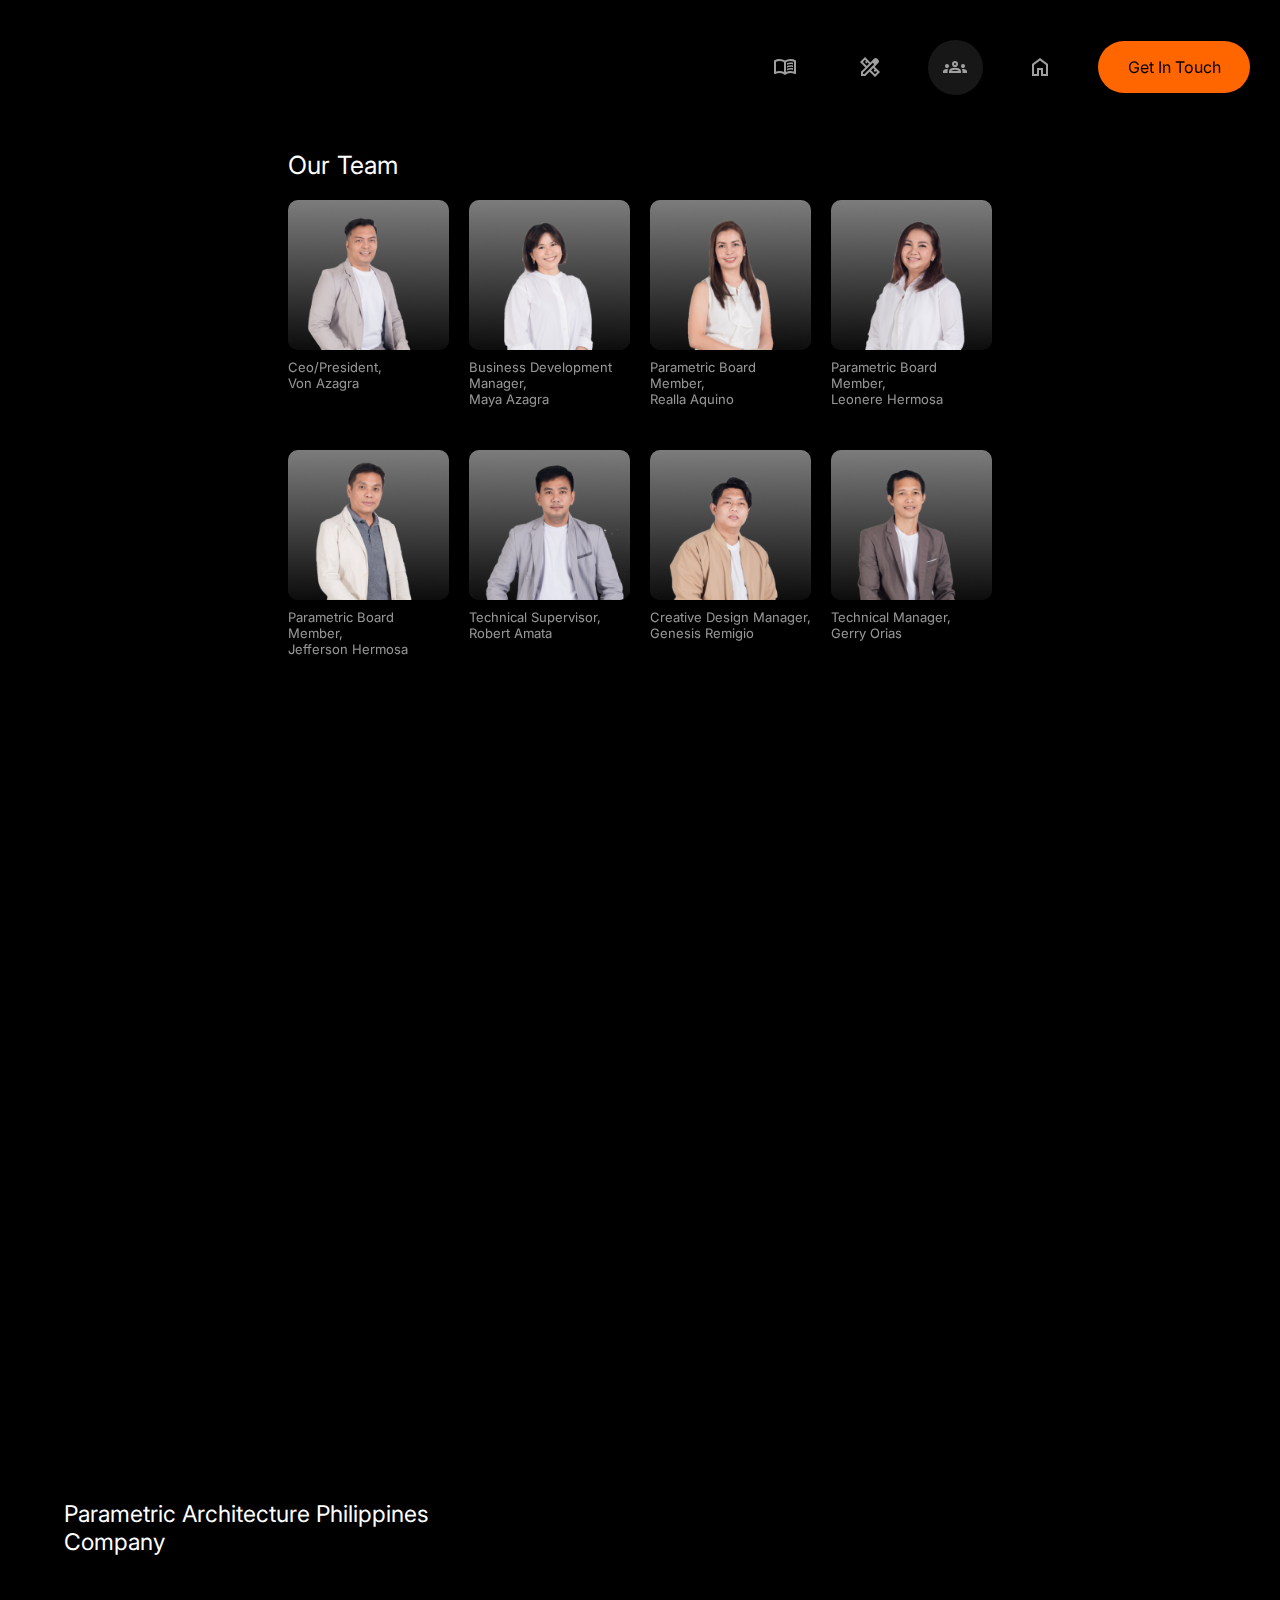
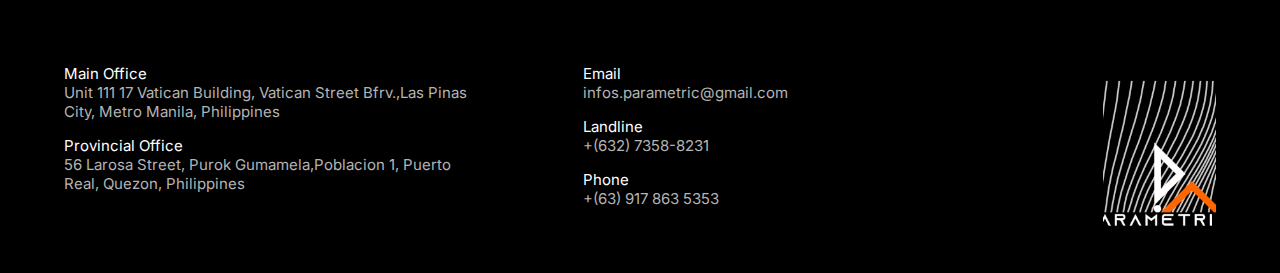
<file: Team/team.html>
<!DOCTYPE html>
<html lang="en">
<head>
    <meta charset="UTF-8">
    <meta name="viewport" content="width=device-width, initial-scale=1.0">
    <title>PARAMETRIC</title>

    <link rel="stylesheet" href="team.css">

    <link rel="icon" type="imge/png" href="../elements/element-9.png">


    <link rel="preconnect" href="https://fonts.googleapis.com">
    <link rel="preconnect" href="https://fonts.gstatic.com" crossorigin>
    <link href="https://fonts.googleapis.com/css2?family=Borel&family=Inter:wght@700&display=swap" rel="stylesheet">

    <link rel="stylesheet" href="https://fonts.googleapis.com/css2?family=Material+Symbols+Outlined:opsz,wght,FILL,GRAD@20..48,100..700,0..1,-50..200" />

    <link rel="stylesheet" href="https://fonts.googleapis.com/css2?family=Material+Symbols+Outlined:opsz,wght,FILL,GRAD@20..48,100..700,0..1,-50..200" />

    <link rel="stylesheet" href="https://fonts.googleapis.com/css2?family=Material+Symbols+Outlined:opsz,wght,FILL,GRAD@20..48,100..700,0..1,-50..200" />




    <link rel="preconnect" href="httpzs://fonts.googleapis.com">
    <link rel="preconnect" href="https://fonts.gstatic.com" crossorigin>
    <link href="https://fonts.googleapis.com/css2?family=Roboto&display=swap" rel="stylesheet">

    <link rel="preconnect" href="https://fonts.googleapis.com">
    <link rel="preconnect" href="https://fonts.gstatic.com" crossorigin>
    <link href="https://fonts.googleapis.com/css2?family=Roboto:ital,wght@1,700&display=swap" rel="stylesheet">
    <link rel="stylesheet" href="https://cdnjs.cloudflare.com/ajax/libs/font-awesome/4.7.0/css/font-awesome.min.css">



    <link rel="stylesheet" href="https://fonts.googleapis.com/css2?family=Material+Symbols+Rounded:opsz,wght,FILL,GRAD@20..48,100..700,0..1,-50..200" />
    <script defer src="../app.js"></script>
</head>
<body>



    <div class="parent-desktop">

        <div class="nav">

            <a href="../about/about.html">
                <div class="button-1">
                    <span class="material-symbols-outlined">
                        menu_book
                        </span>
                    <div class="detail-3-home">Story</div>
                </div>
            </a>
            

            <a href="../Products/products.html">
                <div class="button-1-products">
                    <span class="material-symbols-outlined">
                        design_services
                        </span>
                    <div class="detail-3-home">Products</div>
                </div>
            </a>
            
            <a href="../Team/team.html">
                <div class="button-1" style="background-color: #171717;">
                    <span class="material-symbols-outlined">
                        groups
                        </span>
                    <div class="detail-3-home">Team</div>
                </div>
            </a>

            <a href="../index.html">
                <div class="button-1">
                    <span class="material-symbols-outlined">
                        home
                    </span>
                    <div class="detail-3-home">Home</div>
                </div>
            </a>



            <a href="#contact">
                <p class="detail-2" style="text-align: center;">Get In Touch</p>
            </a>

        </div>


        <div class="text-container-1">
            <div class="title-1">Our Team</div>
        </div>

        <div class="picture-container">

            <section class="logo hidden">
                <div class="profile-container">
                    <img src="elements/element-1.png" alt="" class="img">
                    <div class="detail-1">Ceo/President,<br>
                        Von Azagra
                    </div>
                </div>
            </section>

            <section class="logo hidden">
                <div class="profile-container">
                    <img src="elements/element-2.png" alt="" class="img">
                    <div class="detail-1">Business Development Manager,<br>
                        Maya Azagra
                    </div>
                </div>
            </section>

            <section class="logo hidden">
                <div class="profile-container">
                    <img src="elements/element-3.png" alt="" class="img">
                    <div class="detail-1">Parametric Board Member,<br>        
                        Realla Aquino
                    </div>
                </div>
            </section>

            <section class="logo hidden">
                <div class="profile-container">
                    <img src="elements/element-4.png" alt="" class="img">
                    <div class="detail-1">Parametric Board Member,<br>        
                        Leonere Hermosa
                    </div>
                </div>
            </section>
        </div>

        <div class="picture-container-2">

            <section class="logo hidden">
                <div class="profile-container">
                    <img src="elements/element-5.png" alt="" class="img">
                    <div class="detail-1">Parametric Board Member,<br>        
                        Jefferson Hermosa
                    </div>
                </div>
            </section>

            <section class="logo hidden">
                <div class="profile-container">
                    <img src="elements/element-6.png" alt="" class="img">
                    <div class="detail-1">Technical Supervisor,<br>
                        Robert Amata
                    </div>
                </div>
            </section>

            <section class="logo hidden">
                <div class="profile-container">
                    <img src="elements/element-7.png" alt="" class="img">
                    <div class="detail-1">Creative Design Manager,<br>
                        Genesis Remigio
                    </div>
                </div>
            </section>

            <section class="logo hidden">
                <div class="profile-container">
                    <img src="elements/element-8.png" alt="" class="img">
                    <div class="detail-1">Technical Manager,<br>
                        Gerry Orias
                    </div>
                </div>
            </section>
        </div>

        <div class="picture-container-2">

            <section class="logo hidden">
                <div class="profile-container">
                    <img src="elements/element-9.png" alt="" class="img">
                    <div class="detail-1">Luzon, Project Coordinator,<br>
                        Hannah Sol Ismil
                    </div>
                </div>
            </section>

            <section class="logo hidden">
                <div class="profile-container">
                    <img src="elements/element-10.png" alt="" class="img">
                    <div class="detail-1">Visayas/Mindanao, Project Coordinator,<br>
                        Kenny Lagamo
                    </div>
                </div>
            </section>

            <section class="logo hidden">
                <div class="profile-container">
                    <img src="elements/element-11.png" alt="" class="img">
                    <div class="detail-1">Sales Consultant, Luzon,<br>
                        Samuel Diaz
                    </div>
                </div>
            </section>

            <section class="logo hidden">
                <div class="profile-container">
                    <img src="elements/element-12.png" alt="" class="img">
                    <div class="detail-1">Sales Consultant, Visaya,<br>
                        Clea Blanco
                    </div>
                </div>
            </section>
        </div>

        <div class="picture-container-2">

            <section class="logo hidden">
                <div class="profile-container-2">
                    <img src="elements/element-13.png" alt="" class="img">
                    <div class="detail-1">Sales Consultant, Mindanao,<br>
                        Carlos Revelo
                    </div>
                </div>
            </section>
        </div>

        
        
        
        































        <div class="bottom-div-1" id="contact">
            <p class="title">Parametric Architecture Philippines<br>Company</p>
        </div>

        
        <div class="bottom-flex">
            <div class="bottom-div-2">
                <p class="title">Main Office<br>
                    <a href="https://maps.app.goo.gl/3jN9coaRFbn2A1Q99"><span style="color: #B4B4B4;">Unit 111 17 Vatican Building, Vatican Street Bfrv.,Las Pinas <br>City, Metro Manila, Philippines</span></a>
                </p>
        
                <p class="title">Provincial Office<br>
                    <a href="https://maps.app.goo.gl/kTejyhC82eX9k62y7"><span style="color: #B4B4B4;">56 Larosa Street, Purok Gumamela,Poblacion 1, Puerto <br>Real, Quezon, Philippines</span></a>
                </p>
            </div>

            <div class="bottom-div-3">
                <p class="title">Email<br>
                    <span style="color: #B4B4B4;">infos.parametric@gmail.com</span>
                </p>

                <p class="title">Landline<br>
                    <span style="color: #B4B4B4;">+(632) 7358-8231</span>
                </p>

                <p class="title">Phone<br>
                    <span style="color: #B4B4B4;">+(63) 917 863 5353</span>
                </p>
            </div>

            <div class="logo">
                <img style="border-radius: 0px;" src="../elements/element-9.png" alt="" class="img">
            </div>
        </div>
    </div>











     <!--mobile UI-->
     <div class="parent-mobile">
        <!-- Top Navigation Menu -->
        <div class="topnav-mobile">

            <!-- Navigation links (hidden by default) -->

            <div class="container-nav">
                <div id="myLinks">

                    <div class="nav-button-container">

                        <div class="center-button">
                        
                            <section class="logo hidden">
                                <a style="font-family: sf-pro-bold; font-size: 30px;" class="nav-button" href="../index.html">Home</a>
                            </section>
            
                            <section class="logo hidden">
                                <a style="font-family: sf-pro-bold; font-size: 30px;"class="nav-button" href="">Our Story</a>
                            </section>
            
                            <section class="logo hidden">
                                <a style="font-family: sf-pro-bold; font-size: 30px;"class="nav-button" href="../Products/products.html">Products</a>
                            </section>

                            <section class="logo hidden">
                                <a style="font-family: sf-pro-bold; font-size: 30px;"class="nav-button" href="../Team/team.html">Our Team</a>
                            </section>

                            <section class="logo hidden">
                                <a style="font-family: sf-pro-bold; font-size: 30px;"class="nav-button" href="../contact/contact.html">Contact us</a>
                            </section>

                            <section class="logo hidden">
                                <a style="font-family: sf-pro-bold; height: 150vh;" href=""></a>
                            </section>

                        </div>
                    </div>
                </div>
            </div>
            
            <!-- "Hamburger menu" / "Bar icon" to toggle the navigation links -->
            <a href="javascript:void(0);" class="icon" onclick="myFunction()">
                <i style="font-size: 30px;" class="fa fa-bars"></i>
            </a>
        </div>



        <div class="landing">
            <div class="text-container-1">
                <div class="title-1">Our Team</div>
            </div>



            <div class="picture-container">

                <section class="logo hidden">
                    <div class="profile-container">
                        <img src="elements/element-1.png" alt="" class="img">
                        <div class="detail-1">Ceo/President,<br>
                            Von Azagra
                        </div>
                    </div>
                </section>
    
                <section class="logo hidden">
                    <div class="profile-container">
                        <img src="elements/element-2.png" alt="" class="img">
                        <div class="detail-1">Business Development Manager,<br>
                            Maya Azagra
                        </div>
                    </div>
                </section>
    
                <section class="logo hidden">
                    <div class="profile-container">
                        <img src="elements/element-3.png" alt="" class="img">
                        <div class="detail-1">Parametric Board Member,<br>        
                            Realla Aquino
                        </div>
                    </div>
                </section>

            </div>

            <div class="picture-container-2">


                <section class="logo hidden">
                    <div class="profile-container">
                        <img src="elements/element-4.png" alt="" class="img">
                        <div class="detail-1">Parametric Board Member,<br>        
                            Leonere Hermosa
                        </div>
                    </div>
                </section>

                <section class="logo hidden">
                    <div class="profile-container">
                        <img src="elements/element-5.png" alt="" class="img">
                        <div class="detail-1">Parametric Board Member,<br>        
                            Jefferson Hermosa
                        </div>
                    </div>
                </section>
    
                <section class="logo hidden">
                    <div class="profile-container">
                        <img src="elements/element-6.png" alt="" class="img">
                        <div class="detail-1">Technical Supervisor,<br>
                            Robert Amata
                        </div>
                    </div>
                </section>
    
            </div>

            <div class="picture-container-2">

                <section class="logo hidden">
                    <div class="profile-container">
                        <img src="elements/element-7.png" alt="" class="img">
                        <div class="detail-1">Creative Design Manager,<br>
                            Genesis Remigio
                        </div>
                    </div>
                </section>

                <section class="logo hidden">
                    <div class="profile-container">
                        <img src="elements/element-8.png" alt="" class="img">
                        <div class="detail-1">Technical Manager,<br>
                            Gerry Orias
                        </div>
                    </div>
                </section>

                <section class="logo hidden">
                    <div class="profile-container">
                        <img src="elements/element-9.png" alt="" class="img">
                        <div class="detail-1">Luzon, Project Coordinator,<br>
                            Hannah Sol Ismil
                        </div>
                    </div>
                </section>

            </div>
    
            <div class="picture-container-2">

                <section class="logo hidden">
                    <div class="profile-container">
                        <img src="elements/element-10.png" alt="" class="img">
                        <div class="detail-1">Visayas/Mindanao, Project Coordinator,<br>
                            Kenny Lagamo
                        </div>
                    </div>
                </section>
    
                <section class="logo hidden">
                    <div class="profile-container">
                        <img src="elements/element-11.png" alt="" class="img">
                        <div class="detail-1">Sales Consultant, Luzon,<br>
                            Samuel Diaz
                        </div>
                    </div>
                </section>

                <section class="logo hidden">
                    <div class="profile-container">
                        <img src="elements/element-12.png" alt="" class="img">
                        <div class="detail-1">Sales Consultant, Visaya,<br>
                            Clea Blanco
                        </div>
                    </div>
                </section>
            </div>

            <div class="picture-container-2">
    
                <section class="logo hidden">
                    <div class="profile-container-2">
                        <img src="elements/element-13.png" alt="" class="img">
                        <div class="detail-1">Sales Consultant, Mindanao,<br>
                            Carlos Revelo
                        </div>
                    </div>
                </section>
            </div>









            <div class="bottom-div-1">
                <p class="title">Parametric Architecture Philippines  Company</p>
            </div>
    
            
            <div class="bottom-flex">
                <div class="bottom-div-2">
                    <p class="title">Main Office<br>
                        <a href="https://maps.app.goo.gl/3jN9coaRFbn2A1Q99"><span style="color: #B4B4B4;">Unit 111 17 Vatican Building, Vatican Street Bfrv.,Las Pinas <br>City, Metro Manila, Philippines</span></a>
                    </p>
            
                    <p class="title">Provincial Office<br>
                        <a href="https://maps.app.goo.gl/kTejyhC82eX9k62y7"><span style="color: #B4B4B4;">56 Larosa Street, Purok Gumamela,Poblacion 1, Puerto <br>Real, Quezon, Philippines</span></a>
                    </p>
                </div>
    
                <div class="bottom-div-3">
                    <p class="title">Email<br>
                        <span style="color: #B4B4B4;">infos.parametric@gmail.com</span>
                    </p>
    
                    <p class="title">Landline<br>
                        <span style="color: #B4B4B4;">+(632) 7358-8231</span>
                    </p>
    
                    <p class="title">Phone<br>
                        <span style="color: #B4B4B4;">+(63) 917 863 5353</span>
                    </p>
                </div>

        </div>





        </div>
     </div>

</body>
</html>
</file>
<file: about/about.css>
body{
    margin: 0;
    background-color: #000000;
}

html{
    scroll-behavior: smooth;
}

.title-1{
    color: rgb(255, 255, 255);
    font-family: sf-pro-bold;
    text-decoration: none;
    transition: 0.20s;
    font-size: 25px;
}

.parent-mobile{
    display: hidden;
  }

@font-face {
    font-family: "sf-pro";
    src: url(../fonts/SFPRODISPLAYREGULAR.OTF);
  }
  
  @font-face {
    font-family: "sf-pro-bold";
    src: url(../fonts/SFPRODISPLAYBOLD.OTF);
  }
  
  @font-face {
    font-family: "sf-pro-bold-italic";
    src: url(../fonts/SFPRODISPLAYBLACKITALIC.OTF);
  }

.details{
    color: rgba(255, 255, 255, 0.589);
    font-family: sf-pro;
    text-decoration: none;
    transition: 0.20s;
}

.detail-1:hover{
    color: white;
}

a:link{
    text-decoration: none!important;
    
}

.detail-2{
    color: rgb(0, 0, 0);
    font-family: 'Borel', cursive;
    font-family: 'Inter', sans-serif;
    background-color: #FF6600;
    padding: 15px;
    border-radius: 100px;
    width: 120px;
    margin-top: 1px;
    text-decoration: none;
    transition: 0.20s;
    border: solid rgba(0, 0, 0, 0) 1px;
}

.detail-2:hover{
    background-color: transparent;
    border: solid white 1px;
    color: white;
}

.detail-3{
    color: rgb(0, 0, 0);
    font-family: 'Borel', cursive;
    font-family: 'Inter', sans-serif;
    width: 120px;
    margin-top: 9px;
    transition: 0.20s;
    display: none;
}

.detail-1-home{
    color: rgba(255, 255, 255, 0.589);
    font-family: 'Borel', cursive;
    font-family: 'Inter', sans-serif;
    text-decoration: none;
    transition: 0.20s;
    display: none;
    padding-right: 15px;
    margin-right: 0;
    margin-top: 17px;

}

.button{
    width: 55px;
    height: 55px;
    border-radius: 100px;
    margin-top: 0px;
    transition: 0.30s;
    display: flex;
    gap: 10px;
}

.button:hover{
    width: 120px;
    background-color: rgba(255, 255, 255, 0.068);
    backdrop-filter: blur(10px);

    .material-symbols-rounded{
        color: rgb(255, 255, 255);
    }

    .material-symbols-outlined{
        color: rgb(255, 255, 255);
    }

    .detail-3-home{
        display: block;
        color: rgb(255, 255, 255);
    }
}

.button-1-products{
    width: 55px;
    height: 55px;
    border-radius: 100px;
    margin-top: 0px;
    transition: 0.30s;
    display: flex;

    gap: 10px;
}

.button-1-products:hover{
    width: 140px;
    background-color: rgba(255, 255, 255, 0.068);
    backdrop-filter: blur(10px);


    .material-symbols-rounded{
        color: rgb(255, 255, 255);
    }

    .material-symbols-outlined{
        color: rgb(255, 255, 255);
    }

    .detail-3-home{
        display: block;
        color: rgb(255, 255, 255);
    }
}

.detail-3-home{
    color: rgb(0, 0, 0);
    font-family: 'Borel', cursive;
    font-family: 'Inter', sans-serif;
    width: auto;
    margin-top: 9px;
    transition: 0.20s;
    display: none;
    padding-right: 15px;
    margin-top: 17px;
}

.detail-3-home{
    color: rgb(0, 0, 0);
    font-family: 'Borel', cursive;
    font-family: 'Inter', sans-serif;
    width: auto;
    margin-top: 9px;
    transition: 0.20s;
    display: none;
    padding-right: 15px;
    margin-top: 17px;
}


.material-symbols-rounded {
    font-size: 40px;
    padding-left: 15px;
    margin-top: 15px;
    color: #9f9f9f;
  font-variation-settings:
  'FILL' 0,
  'wght' 400,
  'GRAD' 0,
  'opsz' 24
}

.material-symbols-outlined {
    font-size: 40px;
    padding-left: 15px;
    margin-top: 15px;
    color: #9f9f9f;
  font-variation-settings:
  'FILL' 0,
  'wght' 400,
  'GRAD' 0,
  'opsz' 24
}

.nav{
    width: auto;
    position: fixed;
    display: flex;
    gap: 30px;
    text-align: right;
    padding: 30px;
    margin-right: 0;
    margin-top: 10px;
    right: 0;
    z-index: 3;
    transition: 0.20s;
}

.img{
    object-fit: cover;
    width: 100%;
    height: 100%;
    border-radius: 10px;
}

.section-1{
    background-color: rgb(0, 0, 0);
    width: 100%;
    height: 800px;
    margin-top: 0px;
    padding-top: 200px;
}

.logo-container{
    width: 150px;
    margin-right: auto;
    margin-left: auto;
}

.text-container-1{
    color: #858585;
    width: 50%;
    text-align: center;
    margin-right: auto;
    margin-left: auto;
    font-size: 20px;
    margin-top: -50px;

}

.img-container-1{
    width: 95%;
    margin-right: auto;
    margin-left: auto;
}

.text-container-2{
    color: #8989898a;
    width: 50%;
    text-align: center;
    margin-right: auto;
    margin-left: auto;
    font-size: 20px;
    margin-top: 800px;
    .title-1{
        font-size: 30px;
    }
}

.flex-1{
    display: flex;
    gap: 20px;
    width: 70%;
    height: 600px;
    margin-right: auto;
    margin-left: auto;
    margin-top: -30px;
}

.div-1{
    display: grid;
    width: 50%;
    gap: 20px;
}

.div-2{
    width: 100%;
    height: 290px;
    background-color: #85858518;
        border-radius: 20px;
}

.div-3{
    width: 50%;
    height: 400px;
    margin-top: 170px;
    background-color: #85858518;
    border-radius: 20px;
}

.text-container-3{
    color: #898989;
    width: 50%;
    text-align: center;
    margin-right: auto;
    margin-left: auto;
    font-size: 20px;
    margin-top: 230px;
    .title-1{
        font-size: 30px;
        color: #8989898a;

        
    }
}

.img-container-2{
    width: 70%;
    margin-left: auto;
    margin-right: auto;
    margin-top: -90px;
}

.MnV-flex{
    display: flex;
    gap: 20px;
    width: 70%;
    margin-left: auto;
    margin-right: auto;
    height: 200px;
    margin-top: 380px;
    border-radius: 10px;
}

.div-mnv{
    width: 100%;
    height: 100%;
    background-color: #0e0e0e;
    border-radius: 10px;
}

.text-container-mnv{
    width: 90%;
    margin-left: auto;
    margin-right: auto;
    margin-top: 30px;
}

.title-container{
    width: 1000px;
    margin-left: auto;
    margin-right: auto;
    margin-top: 1200px;
    .title-1{
        color: white;
        font-size: 60px;
    }
    
}

.img-container-3{
    width: 1000px;
    height: auto;
    margin-left: auto;
    margin-right: auto  ;
    margin-top: 50px;
}

.text-container-4{
    width: 1000px;
    margin-left: auto;
    margin-right: auto;
}

.text-container-5{
    color: #898989;
    width: 60%;
    font-size: 20px;
    margin-top: 30px;
    .title-1{
        font-size:25px;
        color: #8989898a;

        
    }
}

.text-container-6{
    color: #898989;
    width: 50%;
    font-size: 20px;
    margin-top: 100px;
    margin-left: 500px;
    right: 0;
    text-align: right;
    .title-1{
        font-size: 25px;
        color: #8989898a;

        
    }
}

.detail-4{
    color: rgb(0, 0, 0);
    font-family: 'Borel', cursive;
    font-family: 'Inter', sans-serif;
    width: 120px;
    margin-top: 9px;
    transition: 0.20s;
    display: none;
}

.button-2{
    width: 40px;
    height: 40px;
    background-color: rgb(214, 214, 214);
    border-radius: 100px;
    padding-left: 20px;
    margin-top: 50px;   
    transition: 0.30s;
    display: flex;
    gap: 5px;
    padding-left: 17px;
    margin-left: 440px;

    .material-symbols-rounded {
        font-size: 25px;
        padding-left: 0px;
        margin-top: 8px;
        color: #353535;
        font-variation-settings:
      'FILL' 0,
      'wght' 400,
      'GRAD' 0,
      'opsz' 24
    }
}

.button-2:hover{
    width: 110px;
    background-color: rgba(255, 255, 255, 0.068);
    padding-left: 20px;

    .material-symbols-rounded{
        color: rgba(255, 255, 255, 0.623);
        padding-right: 50px;
    }

    .detail-4{
        display: block;
        color: rgba(255, 255, 255, 0.623);
    }
}




















































.bottom-div-1{
    width: 90%;
    color: white;
    margin-left: auto;
    margin-right: auto;
    font-family: 'Borel', cursive;
    font-family: 'Inter', sans-serif;
    text-decoration: none;
    font-size: 23px;
    margin-top: 6400px;
}

.bottom-flex{
    display: flex;
    width: 90%;
    height: auto;
    margin-left: auto;
    margin-right: auto;
    gap: 10px;
}

.bottom-div-2{
    width: 90%;
    color: white;
    margin-left: auto;
    margin-right: auto;
    font-family: 'Borel', cursive;
    font-family: 'Inter', sans-serif;
    text-decoration: none;
    font-size: 15px;
    margin-top: 70px;
    margin-bottom: 50px;
    background-color: #000000;
}

.bottom-div-3{
    width: 90%;
    color: white;
    margin-left: auto;
    margin-right: auto;
    font-family: 'Borel', cursive;
    font-family: 'Inter', sans-serif;
    text-decoration: none;
    font-size: 15px;
    margin-top: 70px;
    margin-bottom: 50px;
    background-color: #000000;
}

.logo{
    width: 20%;
    height: 150px;
    margin-top: 100px;

}

.comp-logo{
    width: 20%;
    height: 150px;
    margin-top: 100px;

}




























.hidden {
    opacity: 0;
    filter: blur(10px);
    transform: translateY(40%);
    transition: all 0.80s;
  }
  
  .show {
    opacity: 1;
    filter: blur(0px);
    transform: translateX(0%);
  }
  
  .logo:nth-child(1) {
    transition-delay: 100ms ;
  }
  
  .logo:nth-child(2) {
    transition-delay:200ms ;
  }
  
  .logo:nth-child(3) {
    transition-delay:300ms ;
  }
  
  .logo:nth-child(4) {
    transition-delay:400ms ;
  }
  
  .logo:nth-child(5) {
    transition-delay: 500ms ;
  }
  .logo:nth-child(6) {
    transition-delay: 600ms ;
  }
  
  .logo:nth-child(7) {
    transition-delay: 700ms ;
  }

  .parent-mobile{
    display: none;
  }
  






























































  @media only screen and (max-width:750px) {
    .parent-desktop{
        display: none;
      }

      .parent-mobile{
        display: block;
      }

    /* Set both colors */
    ::-webkit-scrollbar {
    display: none;
  
  }

 body{
    -webkit-tap-highlight-color: transparent;


 }




  /* Hide the links inside the navigation menu (except for logo/home) */
.topnav-mobile #myLinks {
    display: none;
  }
  
  .topnav-mobile{
    width: 100%;
    position: fixed;
    z-index: 2;
    overflow: hidden;
    margin-top: 0px;
  }

  /* Style navigation menu links */
  .topnav-mobile a {
    color: white;
    padding: 10px 16px;
    text-decoration: none;
    font-size: 17px;
    display: block;

  }
  
  /* Style the hamburger menu */
  .topnav-mobile a.icon {
    display: block;
    position: absolute;
    right: 0;
    top: 15px;
    transition: 0.40s;

  }
  
  /* Add a grey background color on mouse-over */
  .topnav-mobile a:hover {
    color: rgb(255, 255, 255);
    transition: 0.40s;
    transform: scale(0.8);
  
  }
  
  /* Style the active link (or home/logo) */
  .active {
    color: white;
  }

  .container-nav{
    width: 100%;
    height: auto;
    margin-left: auto;
    margin-right: auto;
    margin-top: 230px;
  }

  .nav-button-container{
    width: 100%;
    height: 100vh;
    background-color: rgba(61, 61, 61, 0.1);
    backdrop-filter: blur(30px);    
    margin-top: -230px;
  }

  .center-button{
    width: 203px;
    height: auto;
    margin-left: auto;
    margin-right: auto;
    margin-top: 0px;
    padding-top: 250px;
  }
  
  .nav-button{
    position: relative;
    width: 170px;
    height: auto;
    border-radius: 100px;
    text-align: center;
    margin-top: -160px;
    transition: 0.40s;
  }
  
  .nav-button:hover{
    background-color: rgba(28, 28, 30, 0.548);
    margin-left: auto;
    margin-right: auto;
  }

  .details{
    color: rgba(255, 255, 255, 0.589);
    font-family: sf-pro;
    font-size: 15px;
    text-decoration: none;
    transition: 0.20s;
}

  .landing{
    width: 100%;
    height: 300px;
    margin-left: auto;
    margin-right: auto;
    position: absolute;
  }

  .logo-container{
    width: 150px;
    margin-right: auto;
    margin-left: auto;
    margin-top: 200px;
}

  .text-container-1{
    color: #858585;
    width: 75%;
    text-align: center;
    margin-right: auto;
    margin-left: auto;
    font-size: 20px;
    margin-top: -50px;

}

.text-container-2{
    color: #8989898a;
    width: 50%;
    height: 300px;
    text-align: center;
    margin-right: auto;
    margin-left: auto;
    font-size: 20px;
    margin-top: 300px;
    .title-1{
        font-size: 30px;
    }
}

.flex-1{
    display: flex;
    gap: 10px;
    width: 85%;
    height: auto;
    margin-right: auto;
    margin-left: auto;
    margin-top: -130px;
}

.div-1{
    display: grid;
    width: 50%;
    gap: 20px;
}

.div-2{
    width: 100%;
    height: 140px;
    background-color: #85858518;
        border-radius: 20px;
}

.div-3{
    width: 50%;
    height: 240px;
    margin-top: 125px;
    background-color: #85858518;
    border-radius: 20px;
}

.text-container-3{
    color: #898989;
    width: 85%;
    height: 800px;
    text-align: left;
    margin-right: auto;
    margin-left: auto;
    font-size: 20px;
    margin-top: 40px;
    .title-1{
        font-size: 30px;
        color: #8989898a;

        
    }
}


.img-container-2{
    width: 90%;
    margin-left: auto;
    margin-right: auto;
    margin-top: -340px;
}

.MnV-flex{
    display: grid;
    gap: 10px;
    width: 90%;
    margin-left: auto;
    margin-right: auto;
    height: 100px;
    margin-top: -48px;
    border-radius: 10px;
}

.div-mnv{
    width: 100%;
    height: 100%;
    background-color: #0e0e0e00;
    border-radius: 10px;
    padding-top: 30px;
}

.text-container-mnv{
    width: 90%;
    margin-left: auto;
    margin-right: auto;
    margin-top: 0px;
}

.title-container{
    width: 90%;
    margin-left: auto;
    margin-right: auto;
    margin-top: 900px;
    .title-1{
        color: white;
        font-size: 40px;
    }
    
}

.img-container-3{
    width: 90%;
    height: auto;
    margin-left: auto;
    margin-right: auto  ;
    margin-top: 20px;
}

.text-container-4{
    width: 90%;
    margin-left: auto;
    margin-right: auto;
}

.text-container-5{
    color: #898989;
    width: 80%;
    font-size: 20px;
    margin-top: 30px;
    .title-1{
        font-size:25px;
        color: #8989898a;

        
    }
}

.text-container-6{
    color: #898989;
    width: 80%;
    font-size: 20px;
    margin-top: 100px;
    margin-left: 20%;
    right: 0;
    text-align: right;
    .title-1{
        font-size: 25px;
        color: #8989898a;

        
    }
}

.button-2{
    width: 40px;
    height: 40px;
    background-color: rgb(214, 214, 214);
    border-radius: 100px;
    margin-top: 50px;   
    transition: 0.30s;
    display: flex;
    gap: 5px;
    padding-left: 17px;
    margin-left: 0%;

    .material-symbols-rounded {
        font-size: 25px;
        padding-left: 0px;
        margin-top: 8px;
        color: #353535;
        font-variation-settings:
      'FILL' 0,
      'wght' 400,
      'GRAD' 0,
      'opsz' 24
    }
}



.bottom-div-1{
    width: 90%;
    color: white;
    margin-left: auto;
    margin-right: auto;
    font-family: 'Borel', cursive;
    font-family: 'Inter', sans-serif;
    text-decoration: none;
    font-size: 23px;
    margin-top: 900px;
}

    .bottom-flex{
        display: grid;
        width: 100%;
        height: auto;
        margin-left: auto;
        margin-right: auto;
        gap: 10px;
    }
    







}
</file>
<file: contact/contact.css>
body{
    margin: 0;
    background-color: #000000;
}

html{
    scroll-behavior: smooth;
}

.title-1{
    color: rgb(255, 255, 255);
    font-family: sf-pro-bold;
    text-decoration: none;
    transition: 0.20s;
    font-size: 25px;
}

.parent-mobile{
    display: hidden;
  }

@font-face {
    font-family: "sf-pro";
    src: url(../fonts/SFPRODISPLAYREGULAR.OTF);
  }
  
  @font-face {
    font-family: "sf-pro-bold";
    src: url(../fonts/SFPRODISPLAYBOLD.OTF);
  }
  
  @font-face {
    font-family: "sf-pro-bold-italic";
    src: url(../fonts/SFPRODISPLAYBLACKITALIC.OTF);
  }

.details{
    color: rgba(255, 255, 255, 0.589);
    font-family: sf-pro;
    text-decoration: none;
    transition: 0.20s;
}

.detail-1:hover{
    color: white;
}

a:link{
    text-decoration: none!important;
    
}

.detail-2{
    color: rgb(0, 0, 0);
    font-family: 'Borel', cursive;
    font-family: 'Inter', sans-serif;
    background-color: #FF6600;
    padding: 15px;
    border-radius: 100px;
    width: 120px;
    margin-top: 1px;
    text-decoration: none;
    transition: 0.20s;
    border: solid rgba(0, 0, 0, 0) 1px;
}

.detail-2:hover{
    background-color: transparent;
    border: solid white 1px;
    color: white;
}

.detail-3{
    color: rgb(0, 0, 0);
    font-family: 'Borel', cursive;
    font-family: 'Inter', sans-serif;
    width: 120px;
    margin-top: 9px;
    transition: 0.20s;
    display: none;
}

.detail-1-home{
    color: rgba(255, 255, 255, 0.589);
    font-family: 'Borel', cursive;
    font-family: 'Inter', sans-serif;
    text-decoration: none;
    transition: 0.20s;
    display: none;
    padding-right: 15px;
    margin-right: 0;
    margin-top: 17px;

}

.button{
    width: 55px;
    height: 55px;
    border-radius: 100px;
    margin-top: 0px;
    transition: 0.30s;
    display: flex;
    gap: 10px;
}

.button:hover{
    width: 120px;
    background-color: rgba(255, 255, 255, 0.068);
    backdrop-filter: blur(10px);

    .material-symbols-rounded{
        color: rgb(255, 255, 255);
    }

    .material-symbols-outlined{
        color: rgb(255, 255, 255);
    }

    .detail-3-home{
        display: block;
        color: rgb(255, 255, 255);
    }
}

.button-1-products{
    width: 55px;
    height: 55px;
    border-radius: 100px;
    margin-top: 0px;
    transition: 0.30s;
    display: flex;

    gap: 10px;
}

.button-1-products:hover{
    width: 140px;
    background-color: rgba(255, 255, 255, 0.068);
    backdrop-filter: blur(10px);


    .material-symbols-rounded{
        color: rgb(255, 255, 255);
    }

    .material-symbols-outlined{
        color: rgb(255, 255, 255);
    }

    .detail-3-home{
        display: block;
        color: rgb(255, 255, 255);
    }
}

.detail-3-home{
    color: rgb(0, 0, 0);
    font-family: 'Borel', cursive;
    font-family: 'Inter', sans-serif;
    width: auto;
    margin-top: 9px;
    transition: 0.20s;
    display: none;
    padding-right: 15px;
    margin-top: 17px;
}

.detail-3-home{
    color: rgb(0, 0, 0);
    font-family: 'Borel', cursive;
    font-family: 'Inter', sans-serif;
    width: auto;
    margin-top: 9px;
    transition: 0.20s;
    display: none;
    padding-right: 15px;
    margin-top: 17px;
}


.material-symbols-rounded {
    font-size: 40px;
    padding-left: 15px;
    margin-top: 15px;
    color: #9f9f9f;
  font-variation-settings:
  'FILL' 0,
  'wght' 400,
  'GRAD' 0,
  'opsz' 24
}

.material-symbols-outlined {
    font-size: 40px;
    padding-left: 15px;
    margin-top: 15px;
    color: #9f9f9f;
  font-variation-settings:
  'FILL' 0,
  'wght' 400,
  'GRAD' 0,
  'opsz' 24
}

.nav{
    width: auto;
    position: fixed;
    display: flex;
    gap: 30px;
    text-align: right;
    padding: 30px;
    margin-right: 0;
    margin-top: 10px;
    right: 0;
    z-index: 3;
    transition: 0.20s;
}

.img{
    object-fit: cover;
    width: 100%;
    height: 100%;
    border-radius: 10px;
}

.section-1{
    background-color: rgb(0, 0, 0);
    width: 100%;
    height: 800px;
    margin-top: 0px;
    padding-top: 200px;
}

.logo-container{
    width: 150px;
    margin-right: auto;
    margin-left: auto;
}

.text-container-1{
    color: #858585;
    width: 50%;
    text-align: center;
    margin-right: auto;
    margin-left: auto;
    font-size: 20px;
    margin-top: -50px;

}

.img-container-1{
    width: 95%;
    margin-right: auto;
    margin-left: auto;
}

.text-container-2{
    color: #8989898a;
    width: 50%;
    text-align: center;
    margin-right: auto;
    margin-left: auto;
    font-size: 20px;
    margin-top: 800px;
    .title-1{
        font-size: 30px;
    }
}

.flex-1{
    display: flex;
    gap: 20px;
    width: 70%;
    height: 600px;
    margin-right: auto;
    margin-left: auto;
    margin-top: -30px;
}

.div-1{
    display: grid;
    width: 50%;
    gap: 20px;
}

.div-2{
    width: 100%;
    height: 290px;
    background-color: #85858518;
        border-radius: 20px;
}

.div-3{
    width: 50%;
    height: 400px;
    margin-top: 170px;
    background-color: #85858518;
    border-radius: 20px;
}

.text-container-3{
    color: #898989;
    width: 50%;
    text-align: center;
    margin-right: auto;
    margin-left: auto;
    font-size: 20px;
    margin-top: 230px;
    .title-1{
        font-size: 30px;
        color: #8989898a;

        
    }
}

.img-container-2{
    width: 70%;
    margin-left: auto;
    margin-right: auto;
    margin-top: -90px;
}

.MnV-flex{
    display: flex;
    gap: 20px;
    width: 70%;
    margin-left: auto;
    margin-right: auto;
    height: 200px;
    margin-top: 380px;
    border-radius: 10px;
}

.div-mnv{
    width: 100%;
    height: 100%;
    background-color: #0e0e0e;
    border-radius: 10px;
}

.text-container-mnv{
    width: 90%;
    margin-left: auto;
    margin-right: auto;
    margin-top: 30px;
}

.title-container{
    width: 1000px;
    margin-left: auto;
    margin-right: auto;
    margin-top: 1200px;
    .title-1{
        color: white;
        font-size: 60px;
    }
    
}

.img-container-3{
    width: 1000px;
    height: auto;
    margin-left: auto;
    margin-right: auto  ;
    margin-top: 50px;
}

.text-container-4{
    width: 1000px;
    margin-left: auto;
    margin-right: auto;
}

.text-container-5{
    color: #898989;
    width: 60%;
    font-size: 20px;
    margin-top: 30px;
    .title-1{
        font-size:25px;
        color: #8989898a;

        
    }
}

.text-container-6{
    color: #898989;
    width: 50%;
    font-size: 20px;
    margin-top: 100px;
    margin-left: 500px;
    right: 0;
    text-align: right;
    .title-1{
        font-size: 25px;
        color: #8989898a;

        
    }
}

.detail-4{
    color: rgb(0, 0, 0);
    font-family: 'Borel', cursive;
    font-family: 'Inter', sans-serif;
    width: 120px;
    margin-top: 9px;
    transition: 0.20s;
    display: none;
}

.button-2{
    width: 40px;
    height: 40px;
    background-color: rgb(214, 214, 214);
    border-radius: 100px;
    padding-left: 20px;
    margin-top: 50px;   
    transition: 0.30s;
    display: flex;
    gap: 5px;
    padding-left: 17px;
    margin-left: 440px;

    .material-symbols-rounded {
        font-size: 25px;
        padding-left: 0px;
        margin-top: 8px;
        color: #353535;
        font-variation-settings:
      'FILL' 0,
      'wght' 400,
      'GRAD' 0,
      'opsz' 24
    }
}

.button-2:hover{
    width: 110px;
    background-color: rgba(255, 255, 255, 0.068);
    padding-left: 20px;

    .material-symbols-rounded{
        color: rgba(255, 255, 255, 0.623);
        padding-right: 50px;
    }

    .detail-4{
        display: block;
        color: rgba(255, 255, 255, 0.623);
    }
}




















































.bottom-div-1{
    width: 90%;
    color: white;
    margin-left: auto;
    margin-right: auto;
    font-family: 'Borel', cursive;
    font-family: 'Inter', sans-serif;
    text-decoration: none;
    font-size: 23px;
    margin-top: 6400px;
}

.bottom-flex{
    display: flex;
    width: 90%;
    height: auto;
    margin-left: auto;
    margin-right: auto;
    gap: 10px;
}

.bottom-div-2{
    width: 90%;
    color: white;
    margin-left: auto;
    margin-right: auto;
    font-family: 'Borel', cursive;
    font-family: 'Inter', sans-serif;
    text-decoration: none;
    font-size: 15px;
    margin-top: 70px;
    margin-bottom: 50px;
    background-color: #000000;
}

.bottom-div-3{
    width: 90%;
    color: white;
    margin-left: auto;
    margin-right: auto;
    font-family: 'Borel', cursive;
    font-family: 'Inter', sans-serif;
    text-decoration: none;
    font-size: 15px;
    margin-top: 70px;
    margin-bottom: 50px;
    background-color: #000000;
}

.logo{
    width: 20%;
    height: 150px;
    margin-top: 100px;

}

.comp-logo{
    width: 20%;
    height: 150px;
    margin-top: 100px;

}




























.hidden {
    opacity: 0;
    filter: blur(10px);
    transform: translateY(40%);
    transition: all 0.80s;
  }
  
  .show {
    opacity: 1;
    filter: blur(0px);
    transform: translateX(0%);
  }
  
  .logo:nth-child(1) {
    transition-delay: 100ms ;
  }
  
  .logo:nth-child(2) {
    transition-delay:200ms ;
  }
  
  .logo:nth-child(3) {
    transition-delay:300ms ;
  }
  
  .logo:nth-child(4) {
    transition-delay:400ms ;
  }
  
  .logo:nth-child(5) {
    transition-delay: 500ms ;
  }
  .logo:nth-child(6) {
    transition-delay: 600ms ;
  }
  
  .logo:nth-child(7) {
    transition-delay: 700ms ;
  }

  .parent-mobile{
    display: none;
  }
  






























































  @media only screen and (max-width:750px) {
    .parent-desktop{
        display: none;
      }

      .parent-mobile{
        display: block;
      }

    /* Set both colors */
    ::-webkit-scrollbar {
    display: none;
  
  }

 body{
    -webkit-tap-highlight-color: transparent;


 }




  /* Hide the links inside the navigation menu (except for logo/home) */
.topnav-mobile #myLinks {
    display: none;
  }
  
  .topnav-mobile{
    width: 100%;
    position: fixed;
    z-index: 2;
    overflow: hidden;
    margin-top: 0px;
  }

  /* Style navigation menu links */
  .topnav-mobile a {
    color: white;
    padding: 10px 16px;
    text-decoration: none;
    font-size: 17px;
    display: block;

  }
  
  /* Style the hamburger menu */
  .topnav-mobile a.icon {
    display: block;
    position: absolute;
    right: 0;
    top: 15px;
    transition: 0.40s;

  }
  
  /* Add a grey background color on mouse-over */
  .topnav-mobile a:hover {
    color: rgb(255, 255, 255);
    transition: 0.40s;
    transform: scale(0.8);
  
  }
  
  /* Style the active link (or home/logo) */
  .active {
    color: white;
  }

  .container-nav{
    width: 100%;
    height: auto;
    margin-left: auto;
    margin-right: auto;
    margin-top: 230px;
  }

  .nav-button-container{
    width: 100%;
    height: 100vh;
    background-color: rgba(61, 61, 61, 0.1);
    backdrop-filter: blur(30px);    
    margin-top: -230px;
  }

  .center-button{
    width: 203px;
    height: auto;
    margin-left: auto;
    margin-right: auto;
    margin-top: 0px;
    padding-top: 250px;
  }
  
  .nav-button{
    position: relative;
    width: 170px;
    height: auto;
    border-radius: 100px;
    text-align: center;
    margin-top: -160px;
    transition: 0.40s;
  }
  
  .nav-button:hover{
    background-color: rgba(28, 28, 30, 0.548);
    margin-left: auto;
    margin-right: auto;
  }

  .details{
    color: rgba(255, 255, 255, 0.589);
    font-family: sf-pro;
    font-size: 15px;
    text-decoration: none;
    transition: 0.20s;
}

  .landing{
    width: 100%;
    height: 300px;
    margin-left: auto;
    margin-right: auto;
    position: absolute;
  }

  .logo-container{
    width: 150px;
    margin-right: auto;
    margin-left: auto;
    margin-top: 200px;
}

  .text-container-1{
    color: #858585;
    width: 75%;
    text-align: center;
    margin-right: auto;
    margin-left: auto;
    font-size: 20px;
    margin-top: -50px;

}

.text-container-2{
    color: #8989898a;
    width: 50%;
    height: 300px;
    text-align: center;
    margin-right: auto;
    margin-left: auto;
    font-size: 20px;
    margin-top: 300px;
    .title-1{
        font-size: 30px;
    }
}

.flex-1{
    display: flex;
    gap: 10px;
    width: 85%;
    height: auto;
    margin-right: auto;
    margin-left: auto;
    margin-top: -130px;
}

.div-1{
    display: grid;
    width: 50%;
    gap: 20px;
}

.div-2{
    width: 100%;
    height: 140px;
    background-color: #85858518;
        border-radius: 20px;
}

.div-3{
    width: 50%;
    height: 240px;
    margin-top: 125px;
    background-color: #85858518;
    border-radius: 20px;
}

.text-container-3{
    color: #898989;
    width: 85%;
    height: 800px;
    text-align: left;
    margin-right: auto;
    margin-left: auto;
    font-size: 20px;
    margin-top: 40px;
    .title-1{
        font-size: 30px;
        color: #8989898a;

        
    }
}


.img-container-2{
    width: 90%;
    margin-left: auto;
    margin-right: auto;
    margin-top: -340px;
}

.MnV-flex{
    display: grid;
    gap: 10px;
    width: 90%;
    margin-left: auto;
    margin-right: auto;
    height: 100px;
    margin-top: -48px;
    border-radius: 10px;
}

.div-mnv{
    width: 100%;
    height: 100%;
    background-color: #0e0e0e00;
    border-radius: 10px;
    padding-top: 30px;
}

.text-container-mnv{
    width: 90%;
    margin-left: auto;
    margin-right: auto;
    margin-top: 0px;
}

.title-container{
    width: 90%;
    margin-left: auto;
    margin-right: auto;
    margin-top: 900px;
    .title-1{
        color: white;
        font-size: 40px;
    }
    
}

.img-container-3{
    width: 90%;
    height: auto;
    margin-left: auto;
    margin-right: auto  ;
    margin-top: 20px;
}

.text-container-4{
    width: 90%;
    margin-left: auto;
    margin-right: auto;
}

.text-container-5{
    color: #898989;
    width: 80%;
    font-size: 20px;
    margin-top: 30px;
    .title-1{
        font-size:25px;
        color: #8989898a;

        
    }
}

.text-container-6{
    color: #898989;
    width: 80%;
    font-size: 20px;
    margin-top: 100px;
    margin-left: 20%;
    right: 0;
    text-align: right;
    .title-1{
        font-size: 25px;
        color: #8989898a;

        
    }
}

.button-2{
    width: 40px;
    height: 40px;
    background-color: rgb(214, 214, 214);
    border-radius: 100px;
    margin-top: 50px;   
    transition: 0.30s;
    display: flex;
    gap: 5px;
    padding-left: 17px;
    margin-left: 0%;

    .material-symbols-rounded {
        font-size: 25px;
        padding-left: 0px;
        margin-top: 8px;
        color: #353535;
        font-variation-settings:
      'FILL' 0,
      'wght' 400,
      'GRAD' 0,
      'opsz' 24
    }
}



.bottom-div-1{
    width: 90%;
    color: white;
    margin-left: auto;
    margin-right: auto;
    font-family: 'Borel', cursive;
    font-family: 'Inter', sans-serif;
    text-decoration: none;
    font-size: 23px;
    margin-top: 180px;
}

    .bottom-flex{
        display: grid;
        width: 100%;
        height: auto;
        margin-left: auto;
        margin-right: auto;
        gap: 10px;
    }
    







}
</file>
<file: Team/team.css>
body{
    margin: 0;
    background-color: #000000;
}
html{
    scroll-behavior: smooth;
}

.title-1{
    color: rgb(255, 255, 255);
    font-family: 'Borel', cursive;
    font-family: 'Inter', sans-serif;
    text-decoration: none;
    transition: 0.20s;
    font-size: 25px;
}


@font-face {
    font-family: "sf-pro";
    src: url(../fonts/SFPRODISPLAYREGULAR.OTF);
  }
  
  @font-face {
    font-family: "sf-pro-bold";
    src: url(../fonts/SFPRODISPLAYBOLD.OTF);
  }
  
  @font-face {
    font-family: "sf-pro-bold-italic";
    src: url(../fonts/SFPRODISPLAYBLACKITALIC.OTF);
  }

.detail-1{
    color: rgba(255, 255, 255, 0.589);
    font-family: 'Borel', cursive;
    font-family: 'Inter', sans-serif;
    text-decoration: none;
    transition: 0.20s;
}

.detail-1:hover{
    color: white;
}

a:link{
    text-decoration: none!important;
    
}

.detail-2{
    color: rgb(0, 0, 0);
    font-family: 'Borel', cursive;
    font-family: 'Inter', sans-serif;
    background-color: #FF6600;
    padding: 15px;
    border-radius: 100px;
    width: 120px;
    margin-top: 1px;
    text-decoration: none;
    transition: 0.20s;
    border: solid rgba(0, 0, 0, 0) 1px;
}

.detail-2:hover{
    background-color: transparent;
    border: solid white 1px;
    color: white;
}

.detail-3{
    color: rgb(0, 0, 0);
    font-family: 'Borel', cursive;
    font-family: 'Inter', sans-serif;
    width: 120px;
    margin-top: 9px;
    transition: 0.20s;
    display: none;
}

.detail-1-home{
    color: rgba(255, 255, 255, 0.589);
    font-family: 'Borel', cursive;
    font-family: 'Inter', sans-serif;
    text-decoration: none;
    transition: 0.20s;
    display: none;
    padding-right: 15px;
    margin-right: 0;
    margin-top: 17px;

}

.button{
    width: 55px;
    height: 55px;
    background-color: #171717;
    border-radius: 100px;
    margin-top: 0px;
    transition: 0.30s;
    display: flex;
    gap: 10px;
}

.button:hover{
    width: 120px;
    background-color: rgba(255, 255, 255, 0.068);
    backdrop-filter: blur(10px);

    .material-symbols-rounded{
        color: rgb(255, 255, 255);
    }

    .material-symbols-outlined{
        color: rgb(255, 255, 255);
    }

    .detail-3-home{
        display: block;
        color: rgb(255, 255, 255);
    }
}

.button-1-products{
    width: 55px;
    height: 55px;
    border-radius: 100px;
    margin-top: 0px;
    transition: 0.30s;
    display: flex;

    gap: 10px;
}

.button-1-products:hover{
    width: 140px;
    background-color: rgba(255, 255, 255, 0.068);
    backdrop-filter: blur(10px);


    .material-symbols-rounded{
        color: rgb(255, 255, 255);
    }

    .material-symbols-outlined{
        color: rgb(255, 255, 255);
    }

    .detail-3-home{
        display: block;
        color: rgb(255, 255, 255);
    }
}

.detail-3-home{
    color: rgb(0, 0, 0);
    font-family: 'Borel', cursive;
    font-family: 'Inter', sans-serif;
    width: auto;
    margin-top: 9px;
    transition: 0.20s;
    display: none;
    padding-right: 15px;
    margin-top: 17px;
}

.detail-3-home{
    color: rgb(0, 0, 0);
    font-family: 'Borel', cursive;
    font-family: 'Inter', sans-serif;
    width: auto;
    margin-top: 9px;
    transition: 0.20s;
    display: none;
    padding-right: 15px;
    margin-top: 17px;
}


.material-symbols-rounded {
    font-size: 40px;
    padding-left: 15px;
    margin-top: 15px;
    color: #9f9f9f;
  font-variation-settings:
  'FILL' 0,
  'wght' 400,
  'GRAD' 0,
  'opsz' 24
}

.material-symbols-outlined {
    font-size: 40px;
    padding-left: 15px;
    margin-top: 15px;
    color: #9f9f9f;
  font-variation-settings:
  'FILL' 0,
  'wght' 400,
  'GRAD' 0,
  'opsz' 24
}

.nav{
    width: auto;
    position: fixed;
    display: flex;
    gap: 30px;
    text-align: right;
    padding: 30px;
    margin-right: 0;
    margin-top: 10px;
    right: 0;
    z-index: 3;
    transition: 0.20s;
    
}

.img{
    object-fit: cover;
    width: 100%;
    height: 100%;
    border-radius: 10px;
}


.button-1{
    width: 55px;
    height: 55px;
    border-radius: 100px;
    margin-top: 0px;
    transition: 0.30s;
    display: flex;
    gap: 10px;
}

.button-1:hover{
    width: 110px;
    background-color: rgba(255, 255, 255, 0.068);
    backdrop-filter: blur(10px);


    .material-symbols-rounded{
        color: rgb(255, 255, 255);
    }

    .material-symbols-outlined{
        color: rgb(255, 255, 255);
    }

    .detail-3-home{
        display: block;
        color: rgb(255, 255, 255);
    }
}














.detail-3-home{
    color: rgb(0, 0, 0);
    font-family: 'Borel', cursive;
    font-family: 'Inter', sans-serif;
    width: auto;
    margin-top: 9px;
    transition: 0.20s;
    display: none;
    padding-right: 15px;
    margin-top: 17px;
}







































.text-container-1{
    width: 55%;
    margin-left: auto;
    margin-right: auto;
    padding-top: 150px;
}

.picture-container{
    display: flex;
    width: 55%;
    height: auto;
    margin-left: auto;
    margin-right: auto;
    margin-top: 20px;
    gap: 20px;
}

.profile-container{
    width: 100%;
    height: 150px;
    background-color: #171717;
    border-radius: 10px;
    margin-top: -100px;
    .detail-1{
        margin-top: 5px;
        font-size: 13px;
    }
}

.picture-container-2{
    display: flex;
    width: 55%;
    height: auto;
    margin-left: auto;
    margin-right: auto;
    margin-top: 0px;
    gap: 20px;
}

.profile-container-2{
    width: 23.5%;
    height: 150px;
    background-color: #171717;
    border-radius: 10px;
    margin-top: -100px;
    .detail-1{
        margin-top: 5px;
        font-size: 13px;
    }
}

.pop{
    position: absolute;
    background-color: #ff660085;
    margin-left: 40px;
    margin-top: -10px;
    width: 160px;
}



































































.bottom-div-1{
    width: 90%;
    color: white;
    margin-left: auto;
    margin-right: auto;
    font-family: 'Borel', cursive;
    font-family: 'Inter', sans-serif;
    text-decoration: none;
    font-size: 23px;
    margin-top: 300px;
}

.bottom-flex{
    display: flex;
    width: 90%;
    height: auto;
    margin-left: auto;
    margin-right: auto;
    gap: 10px;
}

.bottom-div-2{
    width: 90%;
    color: white;
    margin-left: auto;
    margin-right: auto;
    font-family: 'Borel', cursive;
    font-family: 'Inter', sans-serif;
    text-decoration: none;
    font-size: 15px;
    margin-top: 70px;
    margin-bottom: 50px;
    background-color: #000000;
}

.bottom-div-3{
    width: 90%;
    color: white;
    margin-left: auto;
    margin-right: auto;
    font-family: 'Borel', cursive;
    font-family: 'Inter', sans-serif;
    text-decoration: none;
    font-size: 15px;
    margin-top: 70px;
    margin-bottom: 50px;
    background-color: #000000;
}

.logo{
    width: 20%;
    height: 150px;
    margin-top: 100px;

}































.hidden {
    opacity: 0;
    filter: blur(10px);
    transform: translateY(80%);
    transition: all 0.80s;
    width: 100%;
    height: 150px;
  }
  
  .show {
    opacity: 1;
    filter: blur(0px);
    transform: translateX(0%);
  }
  
  .logo:nth-child(1) {
    transition-delay: 100ms ;
  }
  
  .logo:nth-child(2) {
    transition-delay:200ms ;
  }
  
  .logo:nth-child(3) {
    transition-delay:300ms ;
  }
  
  .logo:nth-child(4) {
    transition-delay:400ms ;
  }
  
  .logo:nth-child(5) {
    transition-delay: 500ms ;
  }
  .logo:nth-child(6) {
    transition-delay: 600ms ;
  }
  
  .logo:nth-child(7) {
    transition-delay: 700ms ;
  }

  .parent-mobile{
    display: none;
}

  






















  @media only screen and (max-width:750px) {
    .parent-desktop{
        display: none;
    }

    .parent-mobile{
        display: block;
    }

    /* Set both colors */
    ::-webkit-scrollbar {
    display: none;
    
    }

    body{
        -webkit-tap-highlight-color: transparent;


    }




    /* Hide the links inside the navigation menu (except for logo/home) */
    .topnav-mobile #myLinks {
        display: none;
    }
    
    .topnav-mobile{
        width: 100%;
        position: fixed;
        z-index: 2;
        overflow: hidden;
        margin-top: 0px;
    }

    /* Style navigation menu links */
    .topnav-mobile a {
        color: white;
        padding: 10px 16px;
        text-decoration: none;
        font-size: 17px;
        display: block;

    }
    
    /* Style the hamburger menu */
    .topnav-mobile a.icon {
        display: block;
        position: absolute;
        right: 0;
        top: 15px;
        transition: 0.40s;

    }
    
    /* Add a grey background color on mouse-over */
    .topnav-mobile a:hover {
        color: rgb(255, 255, 255);
        transition: 0.40s;
        transform: scale(0.8);
    
    }
    
    /* Style the active link (or home/logo) */
    .active {
        color: white;
    }

    .container-nav{
        width: 100%;
        height: auto;
        margin-left: auto;
        margin-right: auto;
        margin-top: 230px;
    }

    .nav-button-container{
        width: 100%;
        height: 100vh;
        background-color: rgba(61, 61, 61, 0.1);
        backdrop-filter: blur(30px);    
        margin-top: -230px;
    }

    .center-button{
        width: 203px;
        height: auto;
        margin-left: auto;
        margin-right: auto;
        margin-top: 0px;
        padding-top: 250px;
    }
    
    .nav-button{
        position: relative;
        width: 170px;
        height: auto;
        border-radius: 100px;
        text-align: center;
        margin-top: -150px;
        transition: 0.40s;
    }
    
    .nav-button:hover{
        background-color: rgba(28, 28, 30, 0.548);
        margin-left: auto;
        margin-right: auto;
    }


    .landing{
        width: 100%;
        height: 900px;
        margin-left: auto;
        margin-right: auto;
        position: absolute;
    }

    .text-container-1{
        width: 90%;
        margin-left: auto;
        margin-right: auto;
        padding-top: 150px;
    }
    
    .picture-container{
        display: flex;
        width: 90%;
        height: auto;
        margin-left: auto;
        margin-right: auto;

        margin-top: 20px;
        gap: 14px;
    }
    
    .profile-container{
        width: 100%;
        height: 80px;
        border-radius: 10px;
        margin-top: -100px;
        .detail-1{
            margin-top: 5px;
            font-size: 13px;
        }
    }
    
    .picture-container-2{
        display: flex;
        width: 90%;
        height: auto;
        margin-left: auto;
        margin-right: auto;
        margin-top: 0px;
        gap: 14px;
    }
    
    .profile-container-2{
        width: 31%;
        height: 80px;
        background-color: #171717;
        border-radius: 10px;
        margin-top: -100px;
        .detail-1{
            margin-top: 5px;
            font-size: 13px;
        }
    }






    


    .bottom-div-1{
        width: 90%;
        color: white;
        margin-left: auto;
        margin-right: auto;
        font-family: 'Borel', cursive;
        font-family: 'Inter', sans-serif;
        text-decoration: none;
        font-size: 23px;
        margin-top: 300px;
    }
    
        .bottom-flex{
            display: grid;
            width: 100%;
            height: auto;
            margin-left: auto;
            margin-right: auto;
            gap: 10px;
        }
}
</file>
